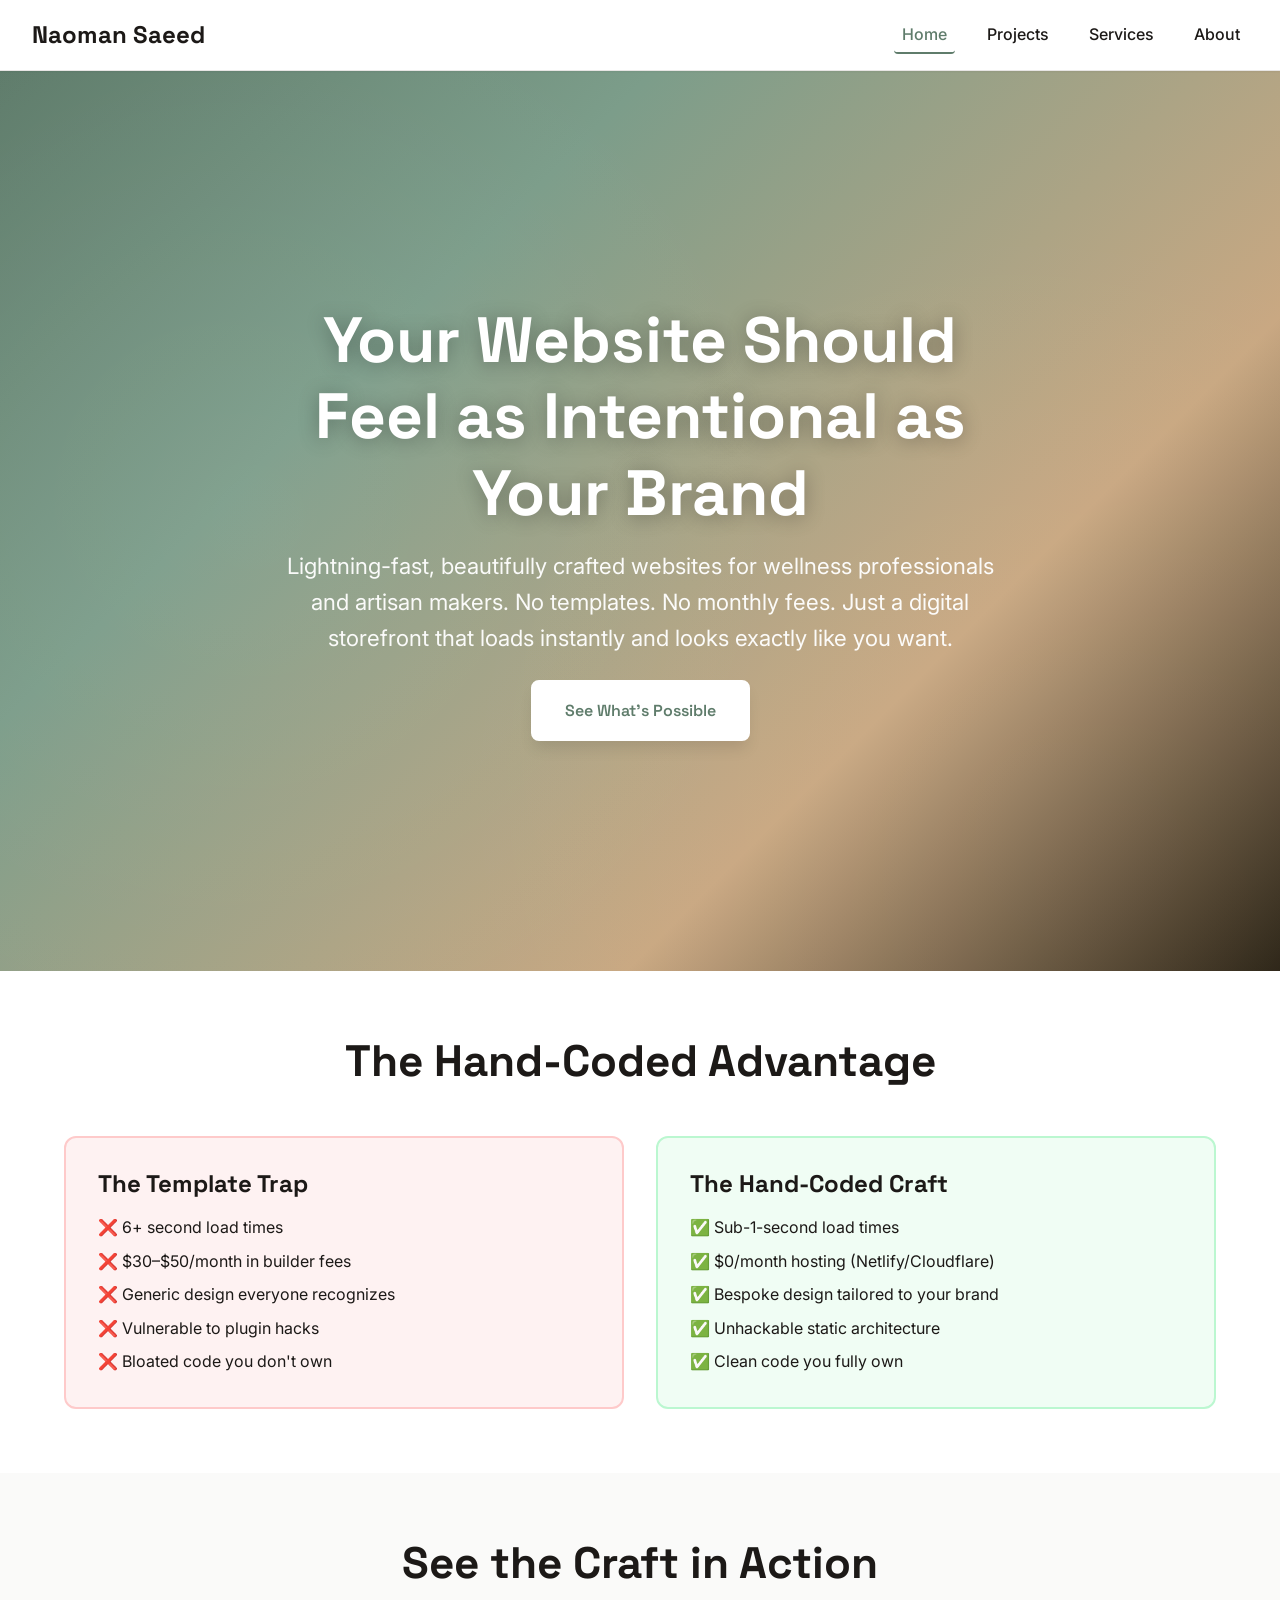
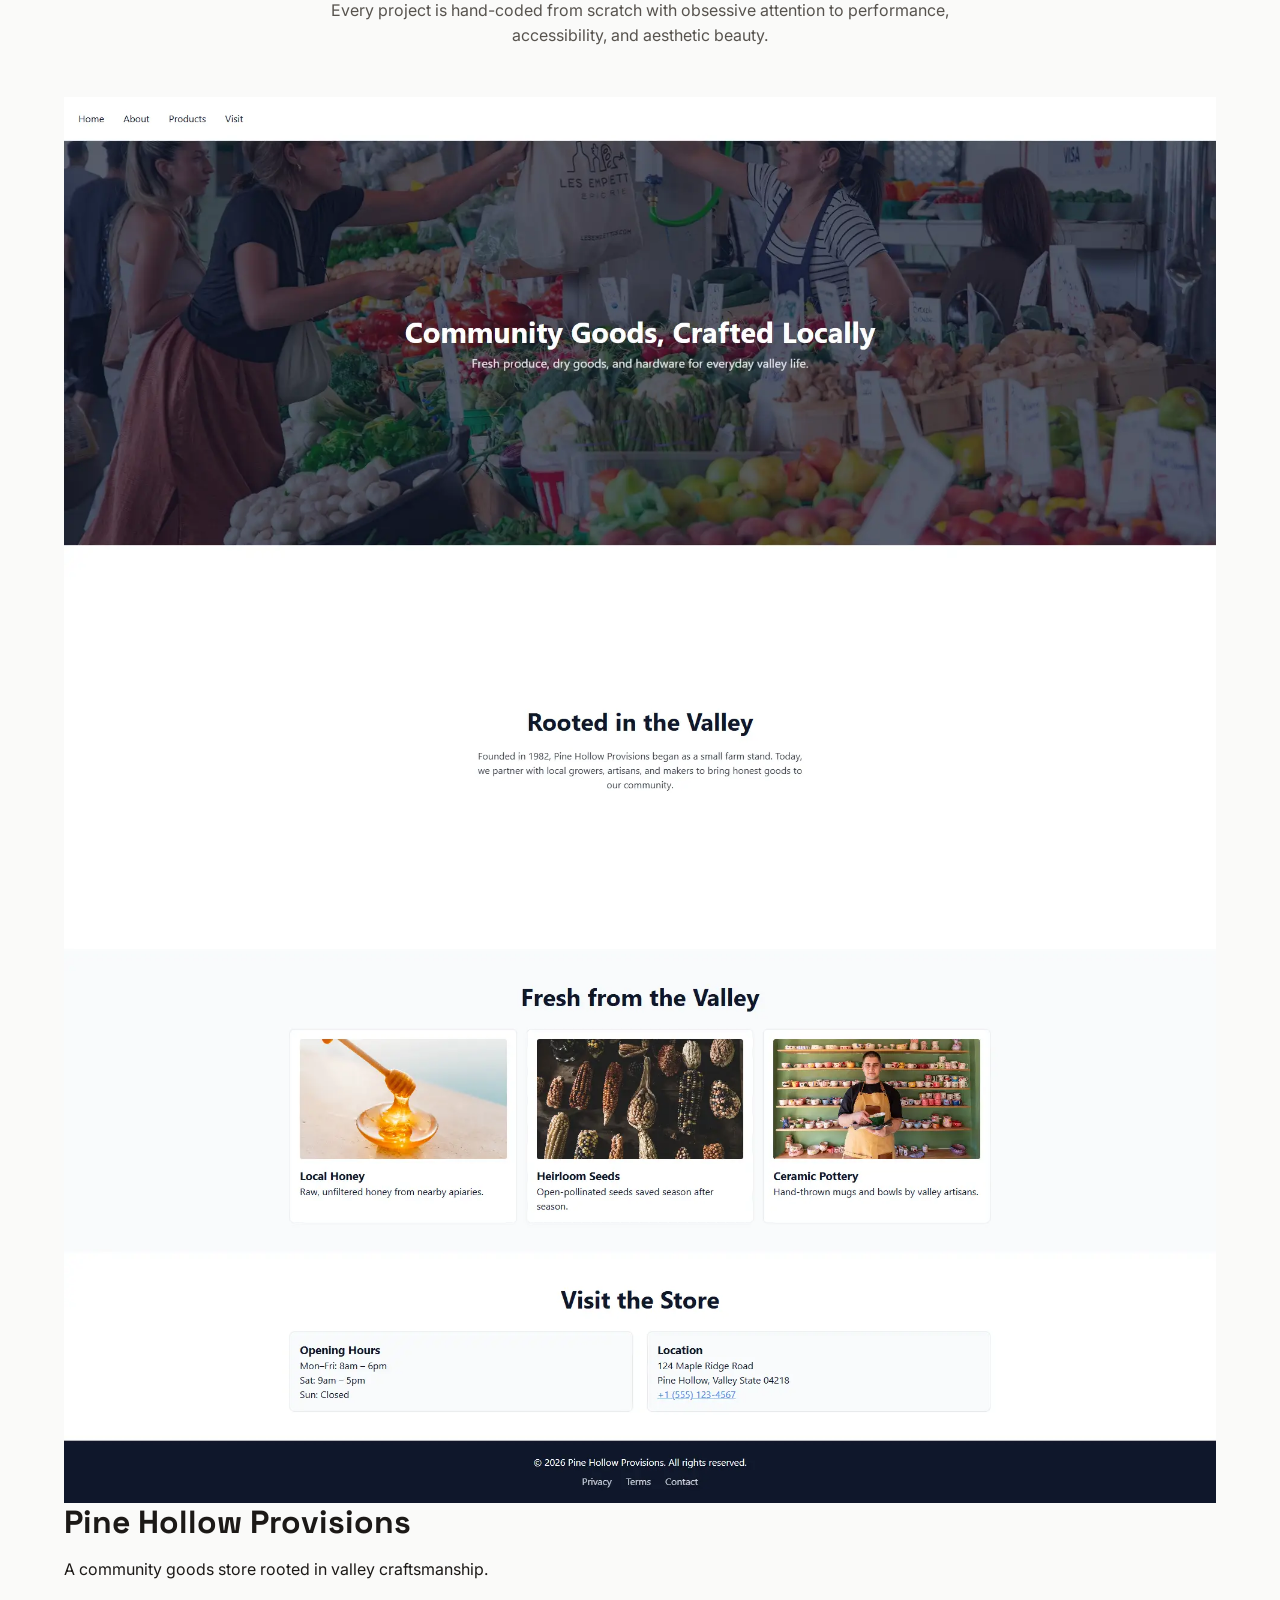
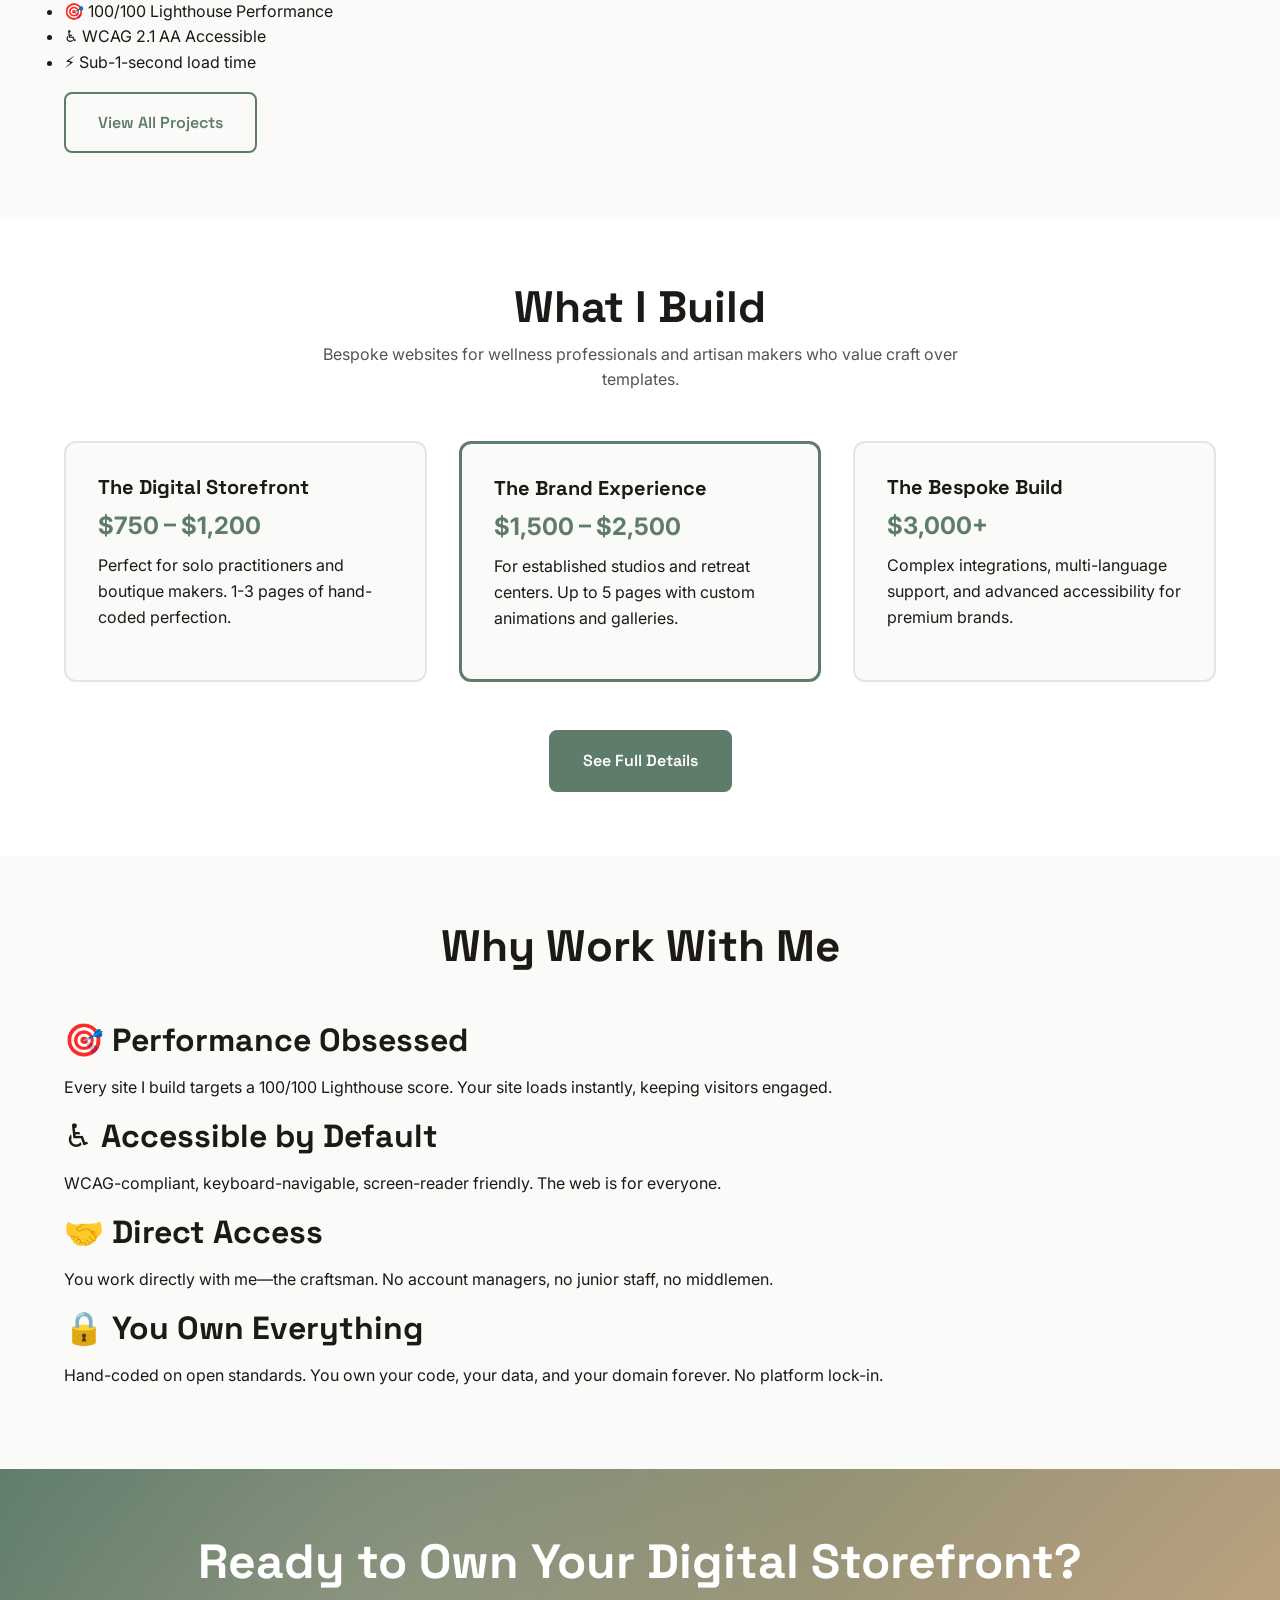
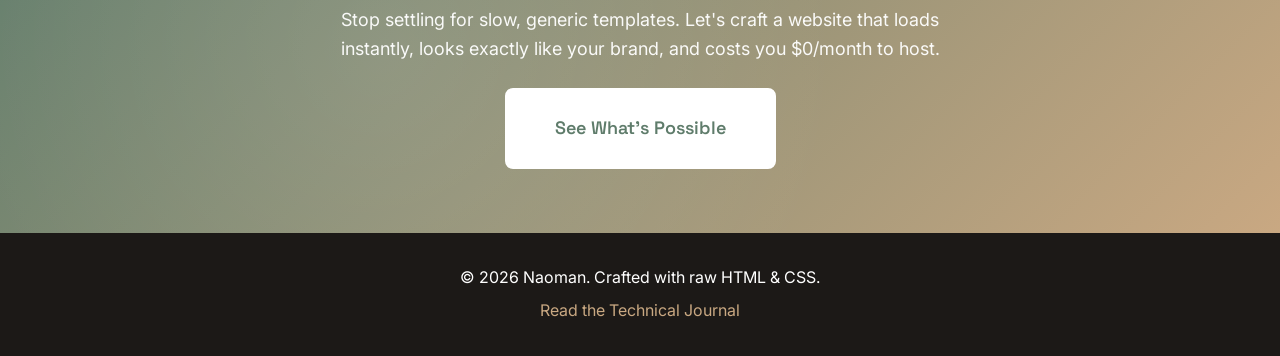
<file: index.html>
<!DOCTYPE html>
<html lang="en">
<head>
    <meta charset="UTF-8">
    <meta name="viewport" content="width=device-width, initial-scale=1.0">

    <!-- SEO & Social -->
    <meta name="description" content="Naoman Saeed - Bespoke Web Engineer. I handcode lightening fast accessible websites for premium wellness and artisan brands.">
    <title>Naoman Saeed | Bespoke Web Designer</title>

    <!-- Favicon -->
    <link rel="icon" type="image/x-icon" href="images/favicon.ico">

    <!-- Styles -->
    <link rel="stylesheet" href="css/styles.css">
    
</head>
<body>
    <!-- Accessibilty Skip Link -->
    <a href="#main-content" class="skip-link">Skip to main content</a>

    <!-- Header / Navigation -->
    <header class="site-header">
        <nav class="navbar" aria-label="Main Navigation">
            <a href="index.html" class="logo">Naoman Saeed</a>
            <ul class="nav-links">
                <li><a href="index.html" aria-current="page">Home</a></li>
                <li><a href="projects.html">Projects</a></li>
                <li><a href="services.html">Services</a></li>
                <li><a href="about.html">About</a></li>
            </ul>
        </nav>
    </header>
    <!-- Main Content -->
    <main id="main-content">

        <!-- Hero Section -->
        <section class="hero" aria-labelledby="hero-heading">
            <div class="hero-content">
                <h1 id="hero-heading">Your Website Should Feel as Intentional as Your Brand</h1>
                    <p class="hero-subtext">
                        Lightning-fast, beautifully crafted websites for wellness professionals and artisan makers. 
                        No templates. No monthly fees. Just a digital storefront that loads instantly and looks exactly like you want.
                    </p>
                <a href="services.html" class="btn btn-primary">See What's Possible</a>
            </div>
        </section>

        <!-- Philosophy Section -->
        <section class="philosophy" aria-labelledby="philosophy-heading">
            <div class="container">
                <h2 id="philosophy-heading">The Hand-Coded Advantage</h2>
                <div class="philosophy-grid">

                    <div class="philosophy-card philosophy-card--trap">
                        <h3>The Template Trap</h3>
                        <ul>
                            <li>❌ 6+ second load times</li>
                            <li>❌ $30–$50/month in builder fees</li>
                            <li>❌ Generic design everyone recognizes</li>
                            <li>❌ Vulnerable to plugin hacks</li>
                            <li>❌ Bloated code you don't own</li>
                        </ul>
                    </div>

                    <div class="philosophy-card philosophy-card--craft">
                        <h3>The Hand-Coded Craft</h3>
                        <ul>
                            <li>✅ Sub-1-second load times</li>
                            <li>✅ $0/month hosting (Netlify/Cloudflare)</li>
                            <li>✅ Bespoke design tailored to your brand</li>
                            <li>✅ Unhackable static architecture</li>
                            <li>✅ Clean code you fully own</li>
                        </ul>
                    </div>

                </div>
            </div>
        </section>

                <!-- Featured Work Preview -->
        <section class="featured-work" aria-labelledby="featured-heading">
            <div class="container">
                <h2 id="featured-heading">See the Craft in Action</h2>
                <p class="featured-intro">Every project is hand-coded from scratch with obsessive attention to performance, accessibility, and aesthetic beauty.</p>
                
                <div class="featured-grid">
                    <article class="featured-card">
                        <img src="images/pine-hollow-mockup.webp" alt="Screenshot of Pine Hollow Provisions website showing rustic valley aesthetic" loading="lazy">
                        <div class="featured-card-body">
                            <h3>Pine Hollow Provisions</h3>
                            <p>A community goods store rooted in valley craftsmanship.</p>
                            <ul class="featured-metrics">
                                <li>🎯 100/100 Lighthouse Performance</li>
                                <li>♿ WCAG 2.1 AA Accessible</li>
                                <li>⚡ Sub-1-second load time</li>
                            </ul>
                            <a href="projects.html" class="btn btn-secondary">View All Projects</a>
                        </div>
                    </article>
                </div>
            </div>
        </section>

        <!-- Services Overview -->
        <section class="services-overview" aria-labelledby="services-overview-heading">
            <div class="container">
                <h2 id="services-overview-heading">What I Build</h2>
                <p class="services-intro">Bespoke websites for wellness professionals and artisan makers who value craft over templates.</p>
                
                <div class="services-grid">
                    <article class="service-card">
                        <h3>The Digital Storefront</h3>
                        <p class="service-price">$750 – $1,200</p>
                        <p>Perfect for solo practitioners and boutique makers. 1-3 pages of hand-coded perfection.</p>
                    </article>
                    
                    <article class="service-card service-card--featured">
                        <h3>The Brand Experience</h3>
                        <p class="service-price">$1,500 – $2,500</p>
                        <p>For established studios and retreat centers. Up to 5 pages with custom animations and galleries.</p>
                    </article>
                    
                    <article class="service-card">
                        <h3>The Bespoke Build</h3>
                        <p class="service-price">$3,000+</p>
                        <p>Complex integrations, multi-language support, and advanced accessibility for premium brands.</p>
                    </article>
                </div>
                
                <div class="services-cta">
                    <a href="services.html" class="btn btn-primary">See Full Details</a>
                </div>
            </div>
        </section>

        <!-- Why Work With Me -->
        <section class="why-me" aria-labelledby="why-heading">
            <div class="container">
                <h2 id="why-heading">Why Work With Me</h2>
                
                <div class="why-grid">
                    <div class="why-card">
                        <h3>🎯 Performance Obsessed</h3>
                        <p>Every site I build targets a 100/100 Lighthouse score. Your site loads instantly, keeping visitors engaged.</p>
                    </div>
                    
                    <div class="why-card">
                        <h3>♿ Accessible by Default</h3>
                        <p>WCAG-compliant, keyboard-navigable, screen-reader friendly. The web is for everyone.</p>
                    </div>
                    
                    <div class="why-card">
                        <h3>🤝 Direct Access</h3>
                        <p>You work directly with me—the craftsman. No account managers, no junior staff, no middlemen.</p>
                    </div>
                    
                    <div class="why-card">
                        <h3>🔒 You Own Everything</h3>
                        <p>Hand-coded on open standards. You own your code, your data, and your domain forever. No platform lock-in.</p>
                    </div>
                </div>
            </div>
        </section>

        <!-- Final CTA -->
        <section class="final-cta" aria-labelledby="final-cta-heading">
            <div class="container">
                <h2 id="final-cta-heading">Ready to Own Your Digital Storefront?</h2>
                <p>Stop settling for slow, generic templates. Let's craft a website that loads instantly, looks exactly like your brand, and costs you $0/month to host.</p>
                <a href="services.html" class="btn btn-primary">See What's Possible</a>
            </div>
        </section>
    </main>

    <!-- Footer -->
    <footer class="site-footer">
        <div class="container">
            <p>© <span id="current-year">2026</span> Naoman. Crafted with raw HTML & CSS.</p>
            <a href="https://trogdyne.com" target="_blank" rel="noopener noreferrer">Read the Technical Journal</a>
        </div>
    </footer>

    <!-- Scripts -->
    <script src="js/scripts.js"></script>
</body>
</html>
</file>
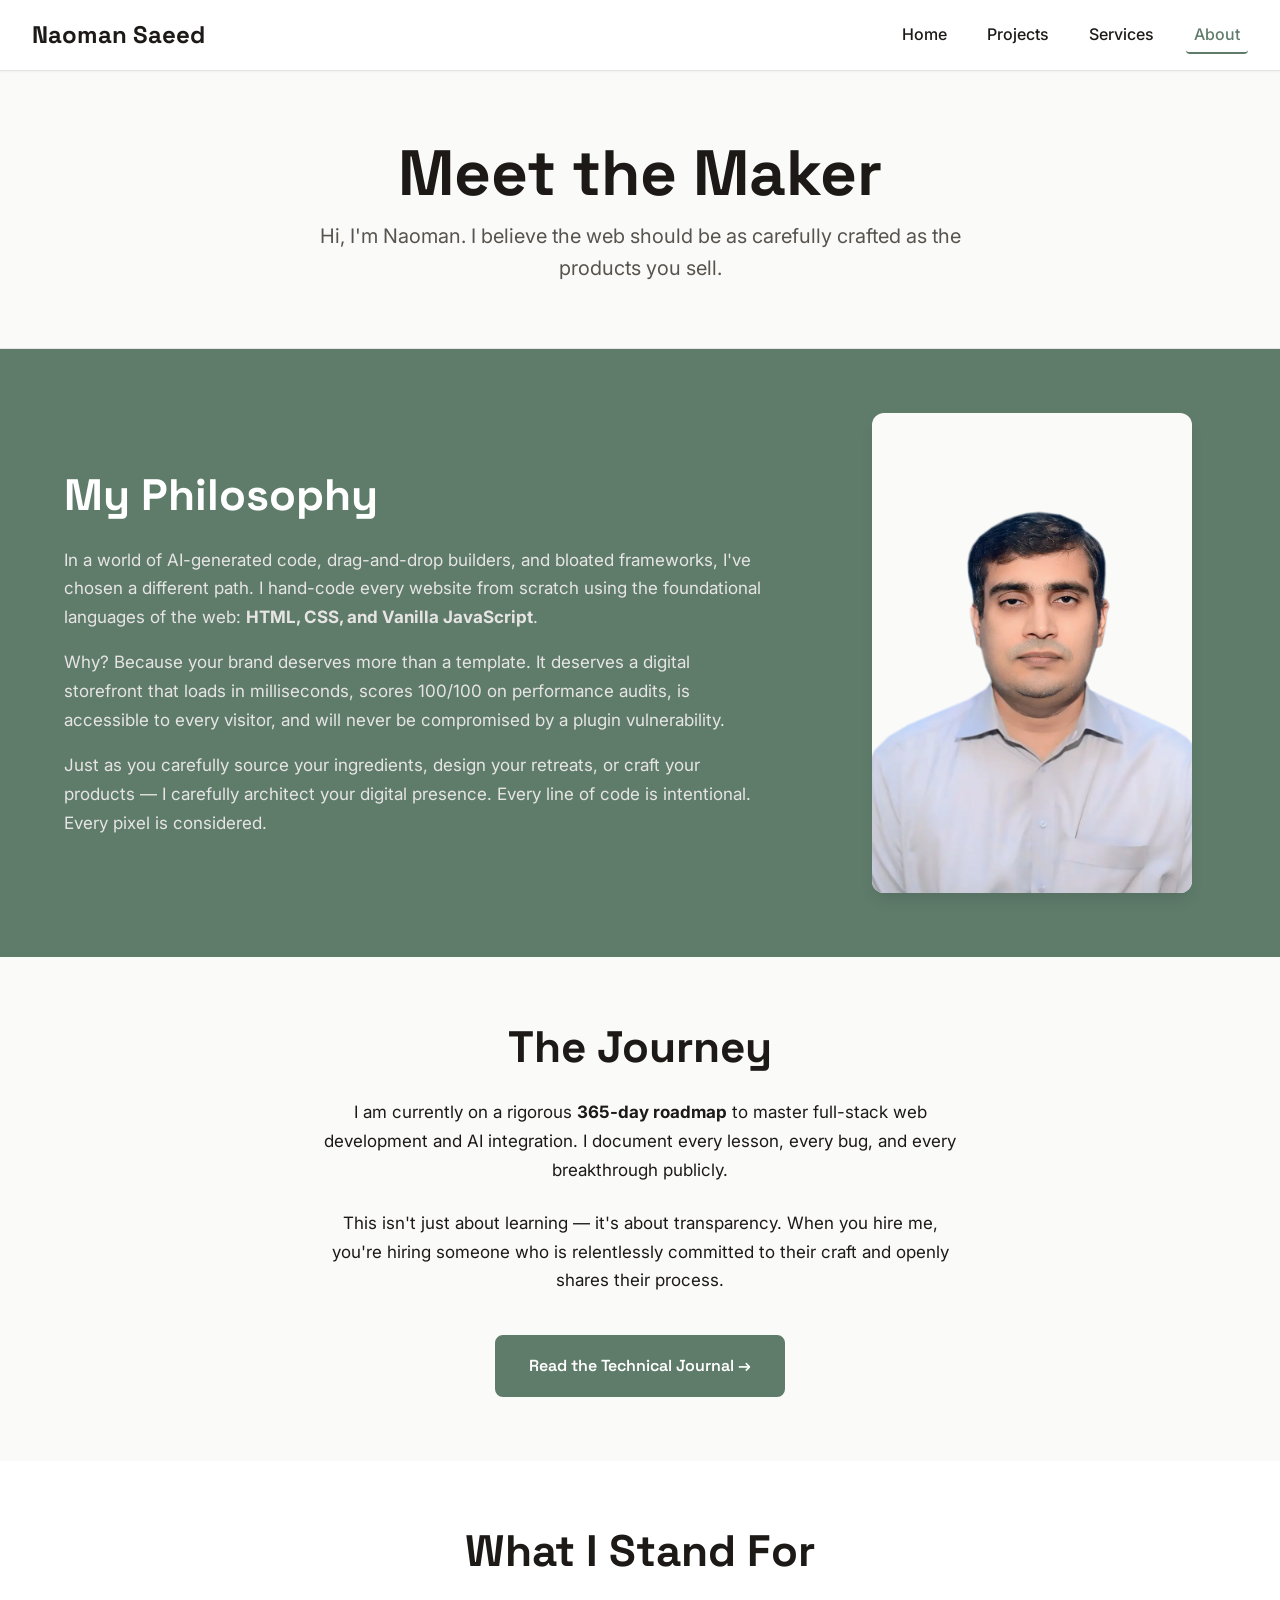
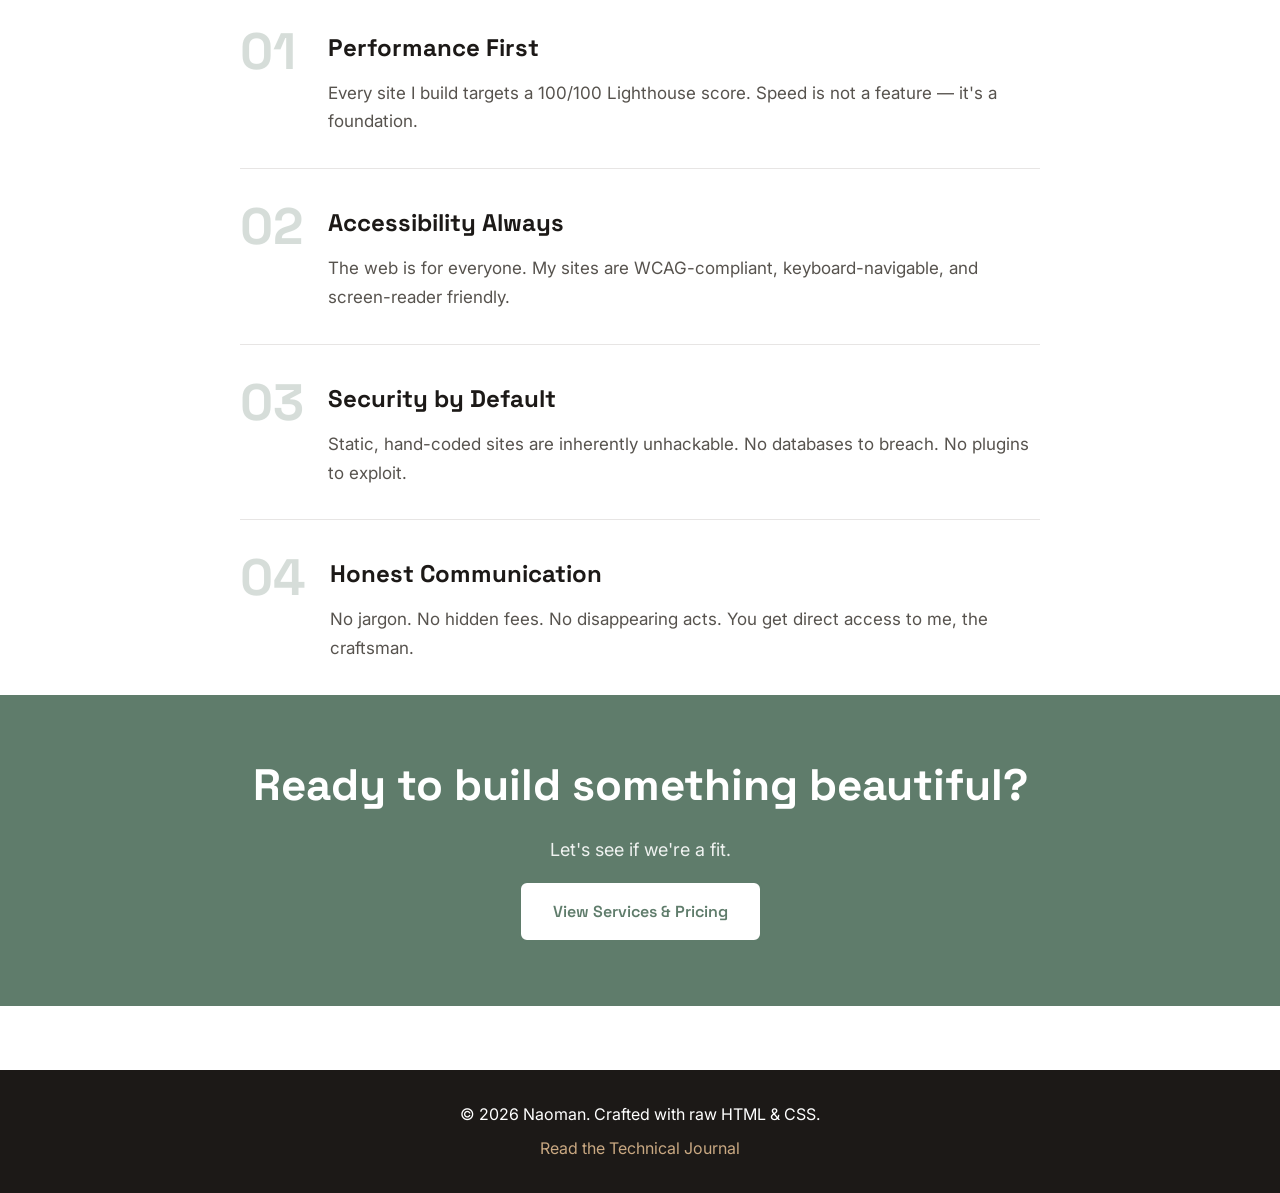
<file: about.html>
<!DOCTYPE html>
<html lang="en">
<head>
    <meta charset="UTF-8">
    <meta name="viewport" content="width=device-width, initial-scale=1.0">
    <meta name="description" content="Meet Naoman — a bespoke web engineer who hand-codes lightning-fast, accessible websites for mindful brands.">
    <title>About | Naoman Saeed</title>
    <link rel="icon" type="image/x-icon" href="images/favicon.ico">
    <link rel="stylesheet" href="css/styles.css">
</head>
<body>
    <a href="#main-content" class="skip-link">Skip to main content</a>

    <header class="site-header">
        <nav class="navbar" aria-label="Main Navigation">
            <a href="index.html" class="logo">Naoman Saeed</a>
            <ul class="nav-links">
                <li><a href="index.html">Home</a></li>
                <li><a href="projects.html">Projects</a></li>
                <li><a href="services.html">Services</a></li>
                <li><a href="about.html" aria-current="page">About</a></li>
            </ul>
        </nav>
    </header>

    <main id="main-content">

        <!-- Hero -->
        <section class="page-hero" aria-labelledby="about-heading">
            <div class="container">
                <h1 id="about-heading">Meet the Maker</h1>
                <p class="page-hero-subtext">Hi, I'm Naoman. I believe the web should be as carefully crafted as the products you sell.</p>
            </div>
        </section>

        <!-- Story -->
        <section class="about-story" aria-labelledby="story-heading">
    <div class="container">
        <div class="about-story-grid">
            <div class="about-story-content">
                <h2 id="story-heading">My Philosophy</h2>
                <p>In a world of AI-generated code, drag-and-drop builders, and bloated frameworks, I've chosen a different path. I hand-code every website from scratch using the foundational languages of the web: <strong>HTML, CSS, and Vanilla JavaScript</strong>.</p>
                
                <p>Why? Because your brand deserves more than a template. It deserves a digital storefront that loads in milliseconds, scores 100/100 on performance audits, is accessible to every visitor, and will never be compromised by a plugin vulnerability.</p>

                <p>Just as you carefully source your ingredients, design your retreats, or craft your products — I carefully architect your digital presence. Every line of code is intentional. Every pixel is considered.</p>
            </div>
            <div class="about-story-photo">
                <img src="images/profile-photo.webp" alt="Naoman Saeed, bespoke web engineer" class="profile-photo" loading="lazy">
            </div>
        </div>
    </div>
</section>

        <!-- The Journey -->
        <section class="about-journey" aria-labelledby="journey-heading">
    <div class="container">
        <h2 id="journey-heading">The Journey</h2>
        <p>I am currently on a rigorous <strong>365-day roadmap</strong> to master full-stack web development and AI integration. I document every lesson, every bug, and every breakthrough publicly.</p>
        <p>This isn't just about learning — it's about transparency. When you hire me, you're hiring someone who is relentlessly committed to their craft and openly shares their process.</p>
        <a href="https://trogdyne.com" class="btn btn-primary" target="_blank" rel="noopener noreferrer">Read the Technical Journal →</a>
    </div>
</section>

        <!-- Values -->
        <section class="about-values" aria-labelledby="values-heading">
    <div class="container">
        <h2 id="values-heading">What I Stand For</h2>
        
        <div class="manifesto-list">
            <div class="manifesto-item">
                <div class="manifesto-number">01</div>
                <div class="manifesto-content">
                    <h3>Performance First</h3>
                    <p>Every site I build targets a 100/100 Lighthouse score. Speed is not a feature — it's a foundation.</p>
                </div>
            </div>
            
            <div class="manifesto-item">
                <div class="manifesto-number">02</div>
                <div class="manifesto-content">
                    <h3>Accessibility Always</h3>
                    <p>The web is for everyone. My sites are WCAG-compliant, keyboard-navigable, and screen-reader friendly.</p>
                </div>
            </div>
            
            <div class="manifesto-item">
                <div class="manifesto-number">03</div>
                <div class="manifesto-content">
                    <h3>Security by Default</h3>
                    <p>Static, hand-coded sites are inherently unhackable. No databases to breach. No plugins to exploit.</p>
                </div>
            </div>
            
            <div class="manifesto-item">
                <div class="manifesto-number">04</div>
                <div class="manifesto-content">
                    <h3>Honest Communication</h3>
                    <p>No jargon. No hidden fees. No disappearing acts. You get direct access to me, the craftsman.</p>
                </div>
            </div>
        </div>
    </div>

        <!-- CTA -->
        <section class="cta-section" aria-labelledby="cta-heading">
            <div class="container">
                <h2 id="cta-heading">Ready to build something beautiful?</h2>
                <p>Let's see if we're a fit.</p>
                <a href="services.html" class="btn btn-primary">View Services & Pricing</a>
            </div>
        </section>
        
    </main>

    <footer class="site-footer">
        <div class="container">
            <p>© <span id="current-year">2026</span> Naoman. Crafted with raw HTML & CSS.</p>
            <a href="https://trogdyne.com/blog/" target="_blank" rel="noopener noreferrer">Read the Technical Journal</a>
        </div>
    </footer>

    <script src="js/scripts.js" defer></script>
</body>
</html>
</file>
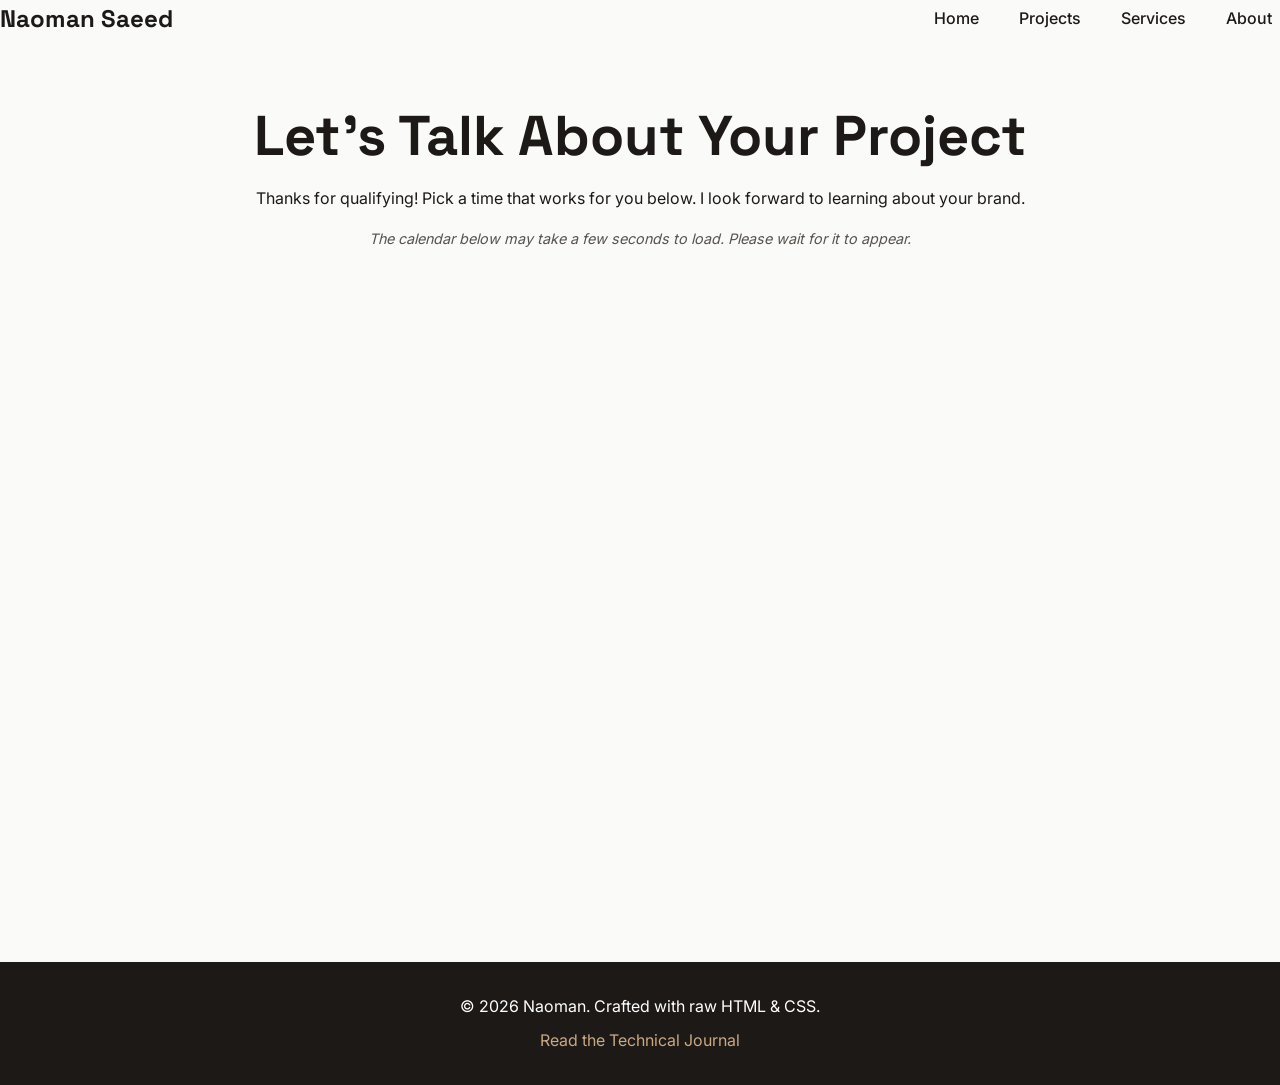
<file: book.html>
<!DOCTYPE html>
<html lang="en">
    <head>
        <meta charset="UTF-8">
        <meta name="viewport" content="width=device-width, initial-scale=1.0">
        <meta name="description" content="Book a discovery call with Naoman Saeed to discuss your bespoke website project">
        <meta name="robots" content="noindex, nofollow">
        <title>Book a Call | Naoman Saeed</title>
        <link rel="icon" type="image/x-icon" href="images/favicon.ico">
        <link rel="stylesheet" href="css/styles.css"> 
    </head>
    <body>
        <a href="#main-content" class="skip-link">Skip to main content</a>

        <!-- Header section -->
        <header>
            <nav class="navbar" aria-label="Main Navigation">
            <a href="index.html" class="logo">Naoman Saeed</a>
            <ul class="nav-links">
                <li><a href="index.html">Home</a></li>
                <li><a href="projects.html">Projects</a></li>
                <li><a href="services.html">Services</a></li>
                <li><a href="about.html">About</a></li>
            </ul>
        </nav>
        </header>

        <!-- Main content only -->
        <main id="main-content" class="book-page">
            <div class="container">
                <div class="book-header">
                    <h1>Let's Talk About Your Project</h1>
                    <p>Thanks for qualifying! Pick a time that works for you below. I look forward to learning about your brand.</p>
                    <p class="loading-notice"><em>The calendar below may take a few seconds to load. Please wait for it to appear.</em></p>
                </div>

                <div class="embed-container embed-container--calendar">
                    <!-- Cal.com embed goes here -->
                    <!-- Example: <iframe src="https://cal.com/yourusername/30min" ...></iframe> -->
                    <!-- Cal inline embed code begins -->
<div style="width:100%;height:100%;overflow:scroll" id="my-cal-inline-discovery"></div>
<script type="text/javascript">
  (function (C, A, L) { let p = function (a, ar) { a.q.push(ar); }; let d = C.document; C.Cal = C.Cal || function () { let cal = C.Cal; let ar = arguments; if (!cal.loaded) { cal.ns = {}; cal.q = cal.q || []; d.head.appendChild(d.createElement("script")).src = A; cal.loaded = true; } if (ar[0] === L) { const api = function () { p(api, arguments); }; const namespace = ar[1]; api.q = api.q || []; if(typeof namespace === "string"){cal.ns[namespace] = cal.ns[namespace] || api;p(cal.ns[namespace], ar);p(cal, ["initNamespace", namespace]);} else p(cal, ar); return;} p(cal, ar); }; })(window, "https://app.cal.com/embed/embed.js", "init");
Cal("init", "discovery", {origin:"https://app.cal.com"});
Cal.config = Cal.config || {};
Cal.config.forwardQueryParams = true;

  Cal.ns.discovery("inline", {
    elementOrSelector:"#my-cal-inline-discovery",
    config: {"layout":"month_view","useSlotsViewOnSmallScreen":"true"},
    calLink: "naomansaeed/discovery",
  });

  Cal.ns.discovery("ui", {"hideEventTypeDetails":false,"layout":"month_view"});
  </script>
  <!-- Cal inline embed code ends -->
                </div>
            </div>
        </main>

        <!-- Footer outside of main -->
        <footer class="site-footer">
            <div class="container">
                <p>© <span id="current-year">2026</span> Naoman. Crafted with raw HTML & CSS.</p>
                <a href="https://trogdyne.com" target="_blank" rel="noopener noreferrer">Read the Technical Journal</a>
            </div>
        </footer>
    </body>
</html>
</file>
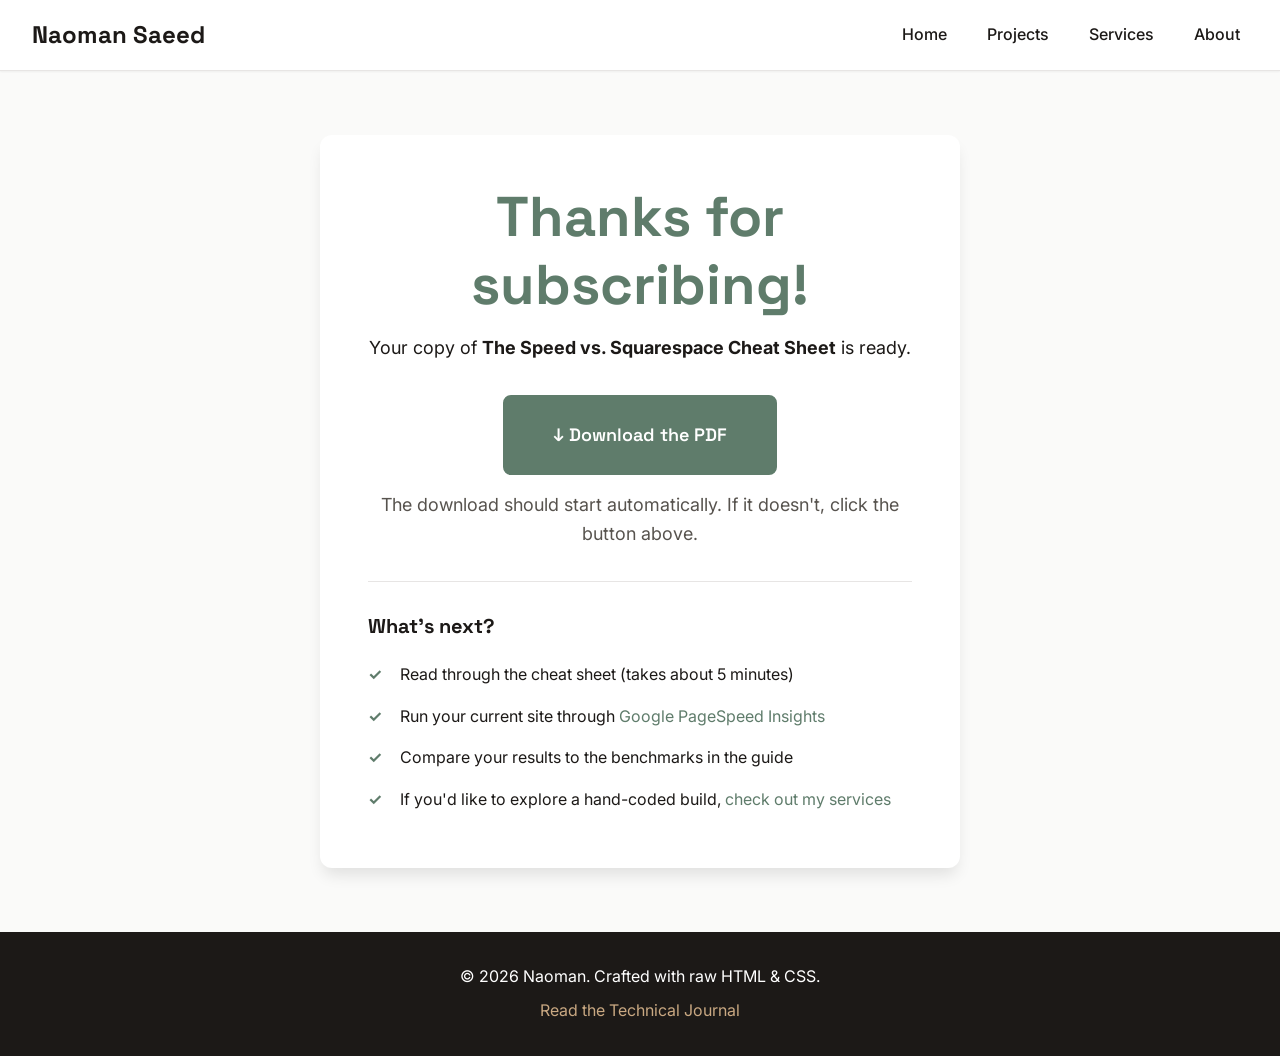
<file: download.html>
<!DOCTYPE html>
<html lang="en">
<head>
    <meta charset="UTF-8">
    <meta name="viewport" content="width=device-width, initial-scale=1.0">
    <meta name="robots" content="noindex, nofollow">
    <title>Download Your Guide | Naoman Saeed</title>
    <link rel="icon" type="image/x-icon" href="images/favicon.ico">
    <link rel="stylesheet" href="css/styles.css">
</head>
<body>
    <a href="#main-content" class="skip-link">Skip to main content</a>

    <header class="site-header">
        <nav class="navbar" aria-label="Main Navigation">
            <a href="index.html" class="logo">Naoman Saeed</a>
            <ul class="nav-links">
                <li><a href="index.html">Home</a></li>
                <li><a href="projects.html">Projects</a></li>
                <li><a href="services.html">Services</a></li>
                <li><a href="about.html">About</a></li>
            </ul>
        </nav>
    </header>

    <main id="main-content">

        <section class="download-section">
            <div class="container">
                <div class="download-card">
                    <h1>Thanks for subscribing!</h1>
                    <p>Your copy of <strong>The Speed vs. Squarespace Cheat Sheet</strong> is ready.</p>
                    
                    <a href="lead-magnets/speed-cheat-sheet.pdf" 
                       class="btn btn-primary download-button" 
                       download>
                       ↓ Download the PDF
                    </a>
                    
                    <p class="download-note">The download should start automatically. If it doesn't, click the button above.</p>
                    
                    <div class="download-next-steps">
                        <h2>What's next?</h2>
                        <ul>
                            <li>Read through the cheat sheet (takes about 5 minutes)</li>
                            <li>Run your current site through <a href="https://pagespeed.web.dev" target="_blank" rel="noopener">Google PageSpeed Insights</a></li>
                            <li>Compare your results to the benchmarks in the guide</li>
                            <li>If you'd like to explore a hand-coded build, <a href="services.html">check out my services</a></li>
                        </ul>
                    </div>
                </div>
            </div>
        </section>

    </main>

    <footer class="site-footer">
        <div class="container">
            <p>© <span id="current-year">2026</span> Naoman. Crafted with raw HTML & CSS.</p>
            <a href="https://trogdyne.com" target="_blank" rel="noopener noreferrer">Read the Technical Journal</a>
        </div>
    </footer>

    <script src="js/scripts.js" defer></script>
</body>
</html>
</file>
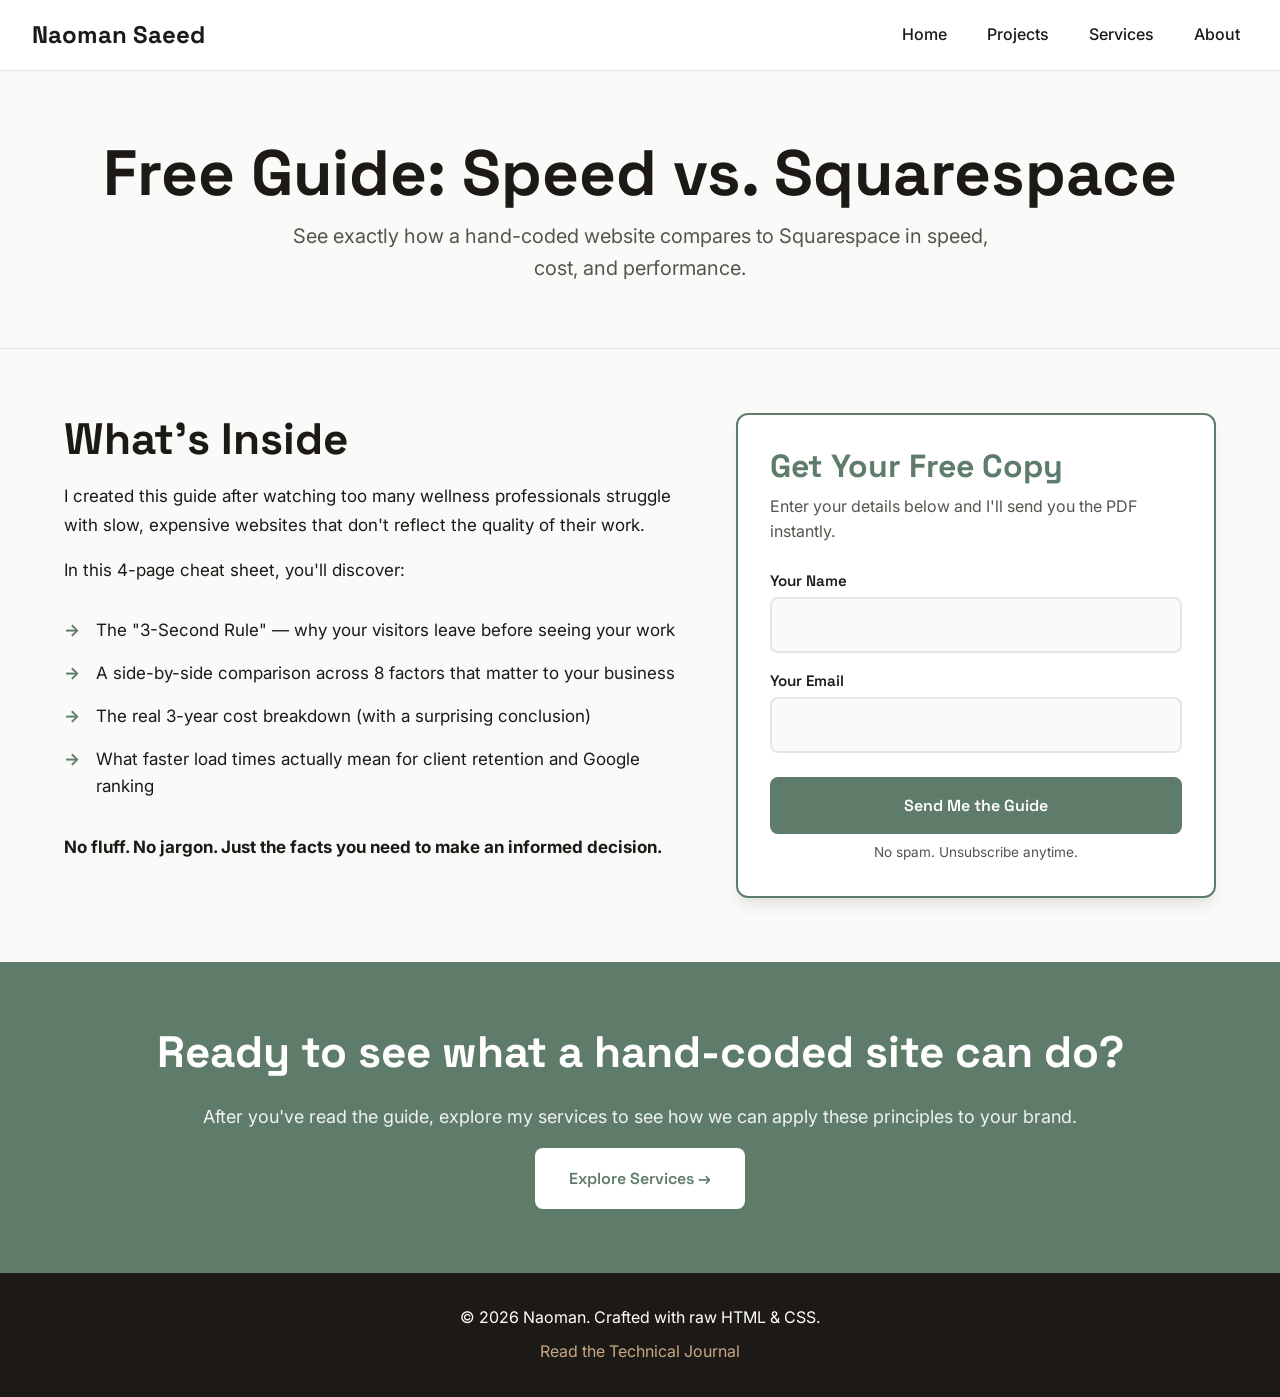
<file: lead-magnet.html>
<!DOCTYPE html>
<html lang="en">
<head>
    <meta charset="UTF-8">
    <meta name="viewport" content="width=device-width, initial-scale=1.0">
    <meta name="description" content="Free cheat sheet: See exactly how a hand-coded website compares to Squarespace in speed, cost, and performance.">
    <title>Free Guide: Speed vs. Squarespace | Naoman Saeed</title>
    <link rel="icon" type="image/x-icon" href="images/favicon.ico">
    <link rel="stylesheet" href="css/styles.css">
</head>
<body>
    <a href="#main-content" class="skip-link">Skip to main content</a>

    <header class="site-header">
        <nav class="navbar" aria-label="Main Navigation">
            <a href="index.html" class="logo">Naoman Saeed</a>
            <ul class="nav-links">
                <li><a href="index.html">Home</a></li>
                <li><a href="projects.html">Projects</a></li>
                <li><a href="services.html">Services</a></li>
                <li><a href="about.html">About</a></li>
            </ul>
        </nav>
    </header>

    <main id="main-content">

        <!-- Page Hero -->
        <section class="page-hero">
            <div class="container">
                <h1>Free Guide: Speed vs. Squarespace</h1>
                <p class="page-hero-subtext">See exactly how a hand-coded website compares to Squarespace in speed, cost, and performance.</p>
            </div>
        </section>

        <!-- Lead Magnet Content -->
        <section class="lead-magnet-intro">
            <div class="container">
                <div class="lead-magnet-grid">
                    <div class="lead-magnet-content">
                        <h2>What's Inside</h2>
                        <p>I created this guide after watching too many wellness professionals struggle with slow, expensive websites that don't reflect the quality of their work.</p>
                        <p>In this 4-page cheat sheet, you'll discover:</p>
                        <ul class="lead-magnet-bullets">
                            <li>The "3-Second Rule" — why your visitors leave before seeing your work</li>
                            <li>A side-by-side comparison across 8 factors that matter to your business</li>
                            <li>The real 3-year cost breakdown (with a surprising conclusion)</li>
                            <li>What faster load times actually mean for client retention and Google ranking</li>
                        </ul>
                        <p><strong>No fluff. No jargon. Just the facts you need to make an informed decision.</strong></p>
                    </div>

                    <div class="lead-magnet-form-wrapper">
                        <h3>Get Your Free Copy</h3>
                        <p>Enter your details below and I'll send you the PDF instantly.</p>
                        
                        <form name="lead-magnet" netlify netlify-honeypot="bot-field" >
                            <input type="hidden" name="form-name" value="lead-magnet">
                            <p class="visually-hidden">
                                <label>Don't fill this out if you're human: <input name="bot-field"></label>
                            </p>
                            
                            <div class="form-group">
                                <label for="lm-name">Your Name</label>
                                <input type="text" id="lm-name" name="name" required>
                            </div>
                            
                            <div class="form-group">
                                <label for="lm-email">Your Email</label>
                                <input type="email" id="lm-email" name="email" required>
                            </div>
                            
                            <button type="submit" class="btn btn-primary">Send Me the Guide</button>
                            <p class="form-note">No spam. Unsubscribe anytime.</p>
                        </form>
                    </div>
                </div>
            </div>
        </section>

        <!-- Soft CTA -->
        <section class="cta-section">
            <div class="container">
                <h2>Ready to see what a hand-coded site can do?</h2>
                <p>After you've read the guide, explore my services to see how we can apply these principles to your brand.</p>
                <a href="services.html" class="btn">Explore Services →</a>
            </div>
        </section>

    </main>

    <footer class="site-footer">
        <div class="container">
            <p>© <span id="current-year">2026</span> Naoman. Crafted with raw HTML & CSS.</p>
            <a href="https://trogdyne.com" target="_blank" rel="noopener noreferrer">Read the Technical Journal</a>
        </div>
    </footer>

    <script src="js/scripts.js" defer></script>
</body>
</html>
</file>
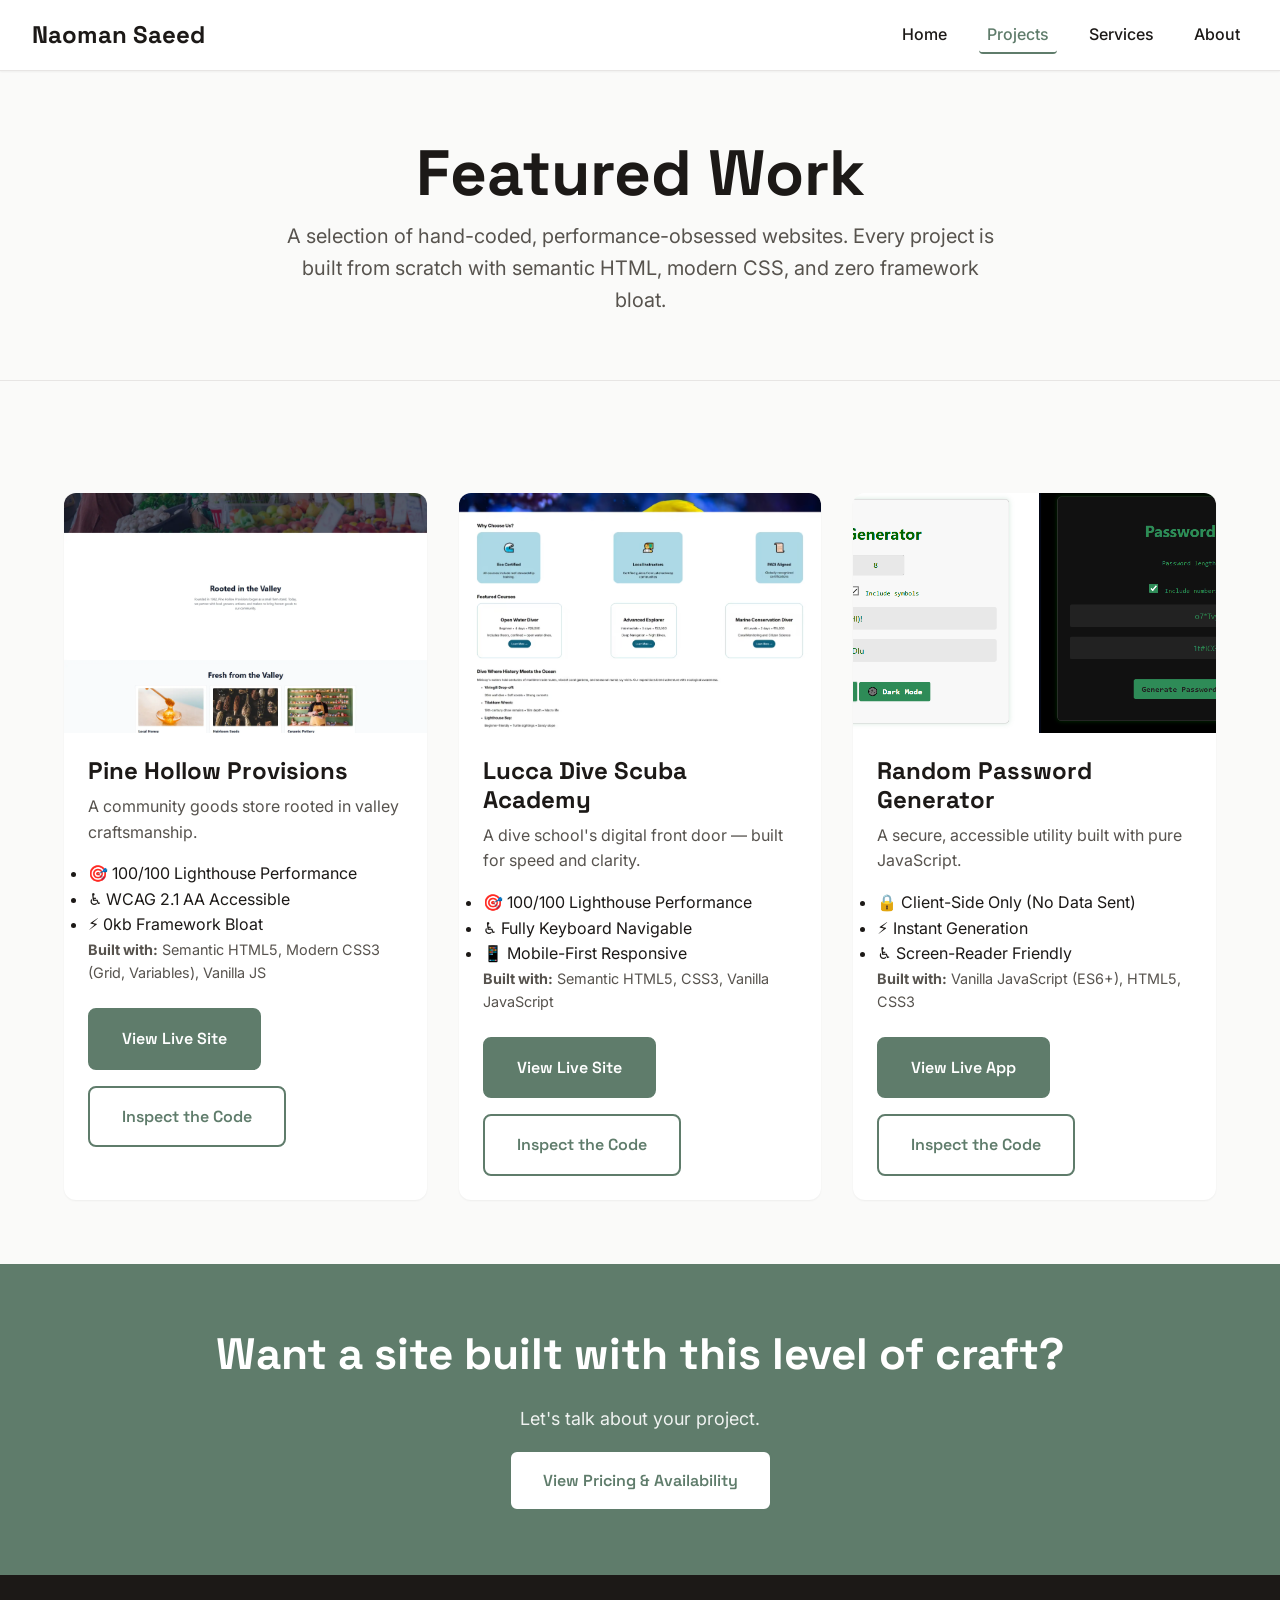
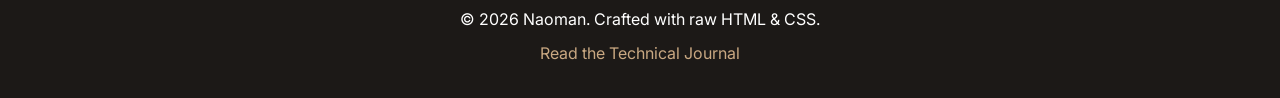
<file: projects.html>
<!DOCTYPE html>
<html lang="en">
<head>
    <meta charset="UTF-8">
    <meta name="viewport" content="width=device-width, initial-scale=1.0">
    <meta name="description" content="Featured projects by Naoman — hand-coded, accessible, and blazing-fast websites for mindful brands.">
    <title>Projects | Naoman — Bespoke Web Engineer</title>
    <link rel="icon" type="image/x-icon" href="images/favicon.ico">
    <link rel="stylesheet" href="css/styles.css">
</head>
<body>
    <a href="#main-content" class="skip-link">Skip to main content</a>

    <header class="site-header">
        <nav class="navbar" aria-label="Main Navigation">
            <a href="index.html" class="logo">Naoman Saeed</a>
            <ul class="nav-links">
                <li><a href="index.html">Home</a></li>
                <li><a href="projects.html" aria-current="page">Projects</a></li>
                <li><a href="services.html">Services</a></li>
                <li><a href="about.html">About</a></li>
            </ul>
        </nav>
    </header>

    <main id="main-content">
        
        <!-- Page Hero -->
        <section class="page-hero" aria-labelledby="projects-heading">
            <div class="container">
                <h1 id="projects-heading">Featured Work</h1>
                <p class="page-hero-subtext">A selection of hand-coded, performance-obsessed websites. Every project is built from scratch with semantic HTML, modern CSS, and zero framework bloat.</p>
            </div>
        </section>

        <!-- Projects Grid -->
        <section class="projects" aria-labelledby="projects-grid-heading">
            <div class="container">
                <h2 id="projects-grid-heading" class="visually-hidden">Project Case Studies</h2>
                
                <div class="projects-grid">
                    
                    <!-- Project 1: Pine Hollow -->
                    <article class="project-card">
                        <img src="images/pine-hollow-mockup.webp" alt="Screenshot of the Pine Hollow Provisions homepage featuring a hero image of a rustic valley storefront" loading="lazy">
                        <div class="project-card-body">
                            <h3>Pine Hollow Provisions</h3>
                            <p class="project-tagline">A community goods store rooted in valley craftsmanship.</p>
                            <ul class="project-metrics">
                                <li>🎯 100/100 Lighthouse Performance</li>
                                <li>♿ WCAG 2.1 AA Accessible</li>
                                <li>⚡ 0kb Framework Bloat</li>
                            </ul>
                            <p class="project-stack"><strong>Built with:</strong> Semantic HTML5, Modern CSS3 (Grid, Variables), Vanilla JS</p>
                            <div class="project-links">
                                <a href="https://pine-hollow-provisions.netlify.app/" class="btn btn-primary" target="_blank" rel="noopener noreferrer">View Live Site</a>
                                <a href="https://github.com/naomansaeed/pine-hollow-provisions" class="btn btn-secondary" target="_blank" rel="noopener noreferrer">Inspect the Code</a>
                            </div>
                        </div>
                    </article>

                    <!-- Project 2: Lucca Dive -->
                    <article class="project-card">
                        <img src="images/lucca-dive-mockup.avif" alt="Screenshot of the Lucca Dive Scuba Academy homepage featuring underwater imagery" loading="lazy">
                        <div class="project-card-body">
                            <h3>Lucca Dive Scuba Academy</h3>
                            <p class="project-tagline">A dive school's digital front door — built for speed and clarity.</p>
                            <ul class="project-metrics">
                                <li>🎯 100/100 Lighthouse Performance</li>
                                <li>♿ Fully Keyboard Navigable</li>
                                <li>📱 Mobile-First Responsive</li>
                            </ul>
                            <p class="project-stack"><strong>Built with:</strong> Semantic HTML5, CSS3, Vanilla JavaScript</p>
                            <div class="project-links">
                                <a href="https://luccadive-scuba.netlify.app" class="btn btn-primary" target="_blank" rel="noopener noreferrer">View Live Site</a>
                                <a href="https://github.com/naomansaeed/scuba_diving_website" class="btn btn-secondary" target="_blank" rel="noopener noreferrer">Inspect the Code</a>
                            </div>
                        </div>
                    </article>

                    <!-- Project 3: Password Generator (Utility) -->
                    <article class="project-card">
                        <img src="images/password-gen-mockup.png" alt="Screenshot of the Random Password Generator interface with a dark theme" loading="lazy">
                        <div class="project-card-body">
                            <h3>Random Password Generator</h3>
                            <p class="project-tagline">A secure, accessible utility built with pure JavaScript.</p>
                            <ul class="project-metrics">
                                <li>🔒 Client-Side Only (No Data Sent)</li>
                                <li>⚡ Instant Generation</li>
                                <li>♿ Screen-Reader Friendly</li>
                            </ul>
                            <p class="project-stack"><strong>Built with:</strong> Vanilla JavaScript (ES6+), HTML5, CSS3</p>
                            <div class="project-links">
                                <a href="https://random-password-generator-dark.netlify.app" class="btn btn-primary" target="_blank" rel="noopener noreferrer">View Live App</a>
                                <a href="https://github.com/yourusername/password-generator" class="btn btn-secondary" target="_blank" rel="noopener noreferrer">Inspect the Code</a>
                            </div>
                        </div>
                    </article>

                </div>
            </div>
        </section>

        <!-- CTA Section -->
        <section class="cta-section" aria-labelledby="cta-heading">
            <div class="container">
                <h2 id="cta-heading">Want a site built with this level of craft?</h2>
                <p>Let's talk about your project.</p>
                <a href="services.html" class="btn btn-primary">View Pricing & Availability</a>
            </div>
        </section>

    </main>

    <footer class="site-footer">
        <div class="container">
            <p>© <span id="current-year">2026</span> Naoman. Crafted with raw HTML & CSS.</p>
            <a href="https://trogdyne.com" target="_blank" rel="noopener noreferrer">Read the Technical Journal</a>
        </div>
    </footer>

    <script src="js/scripts.js" defer></script>
</body>
</html>
</file>
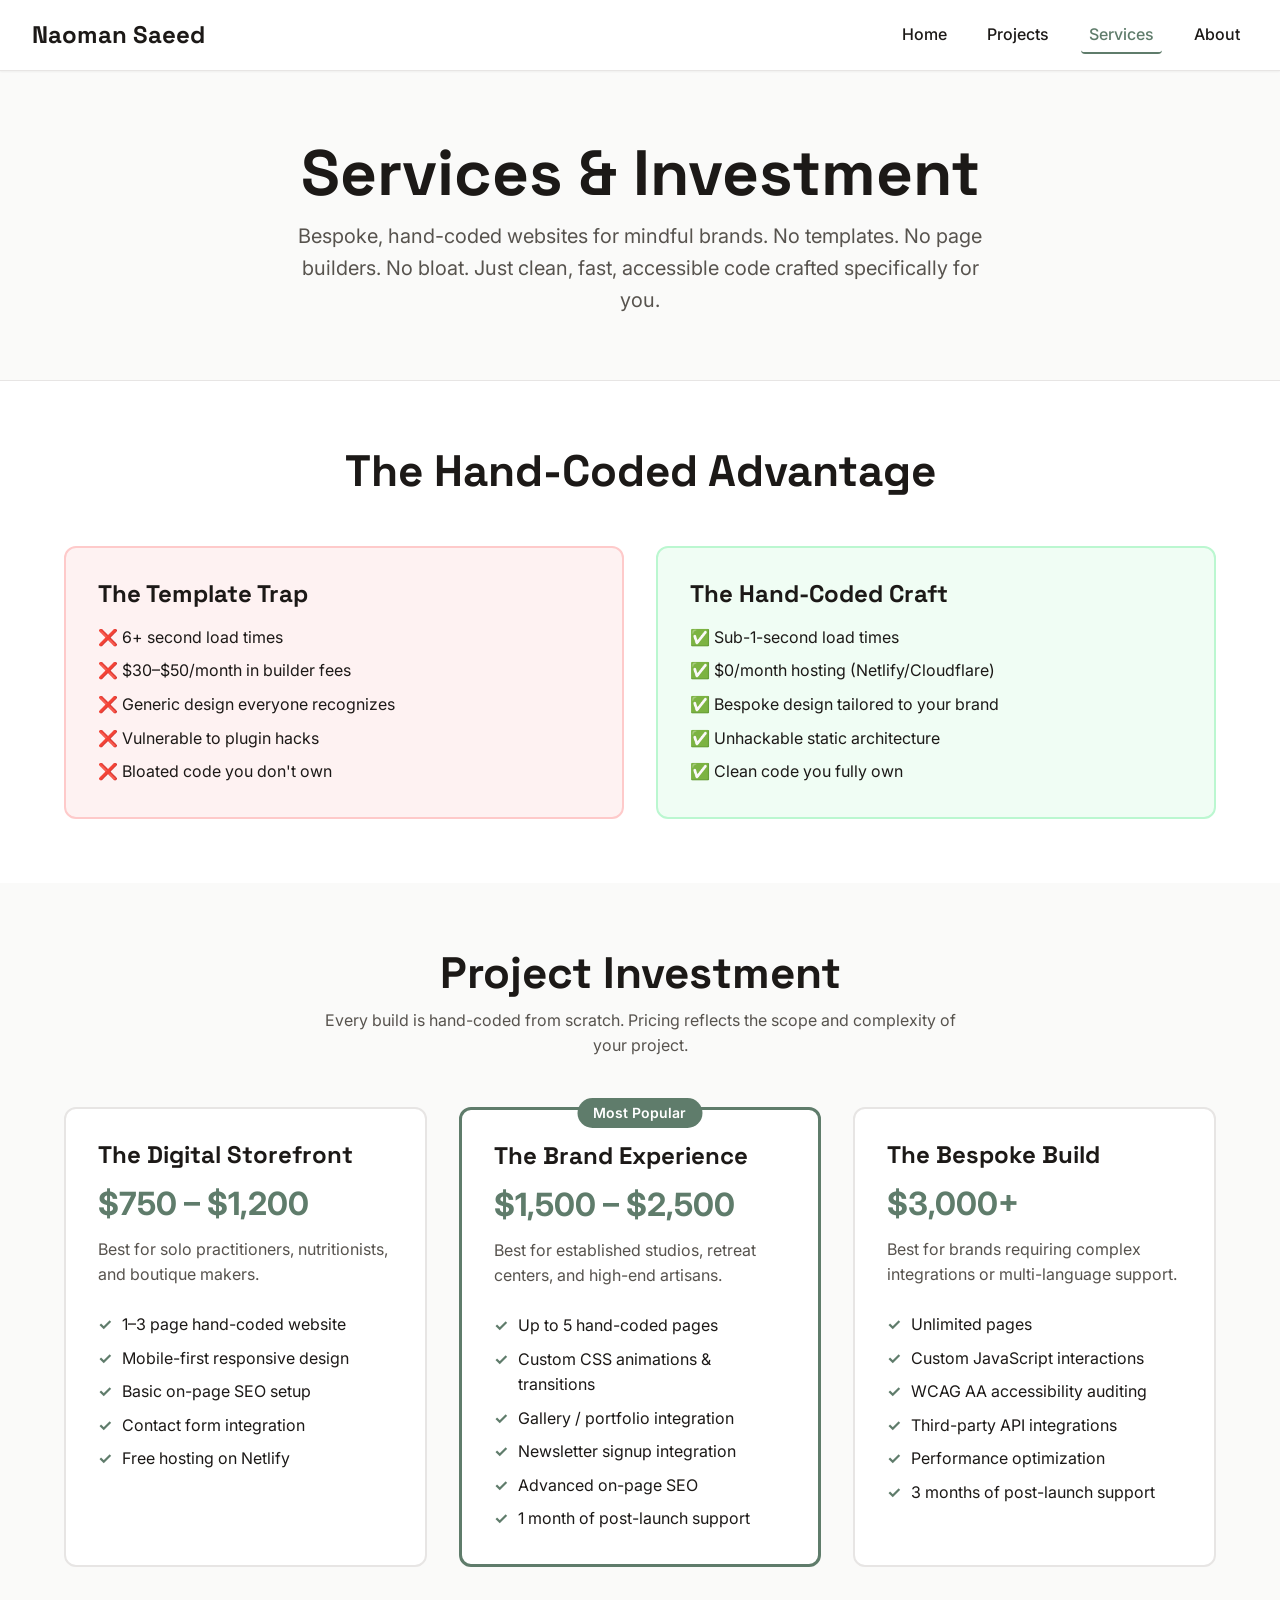
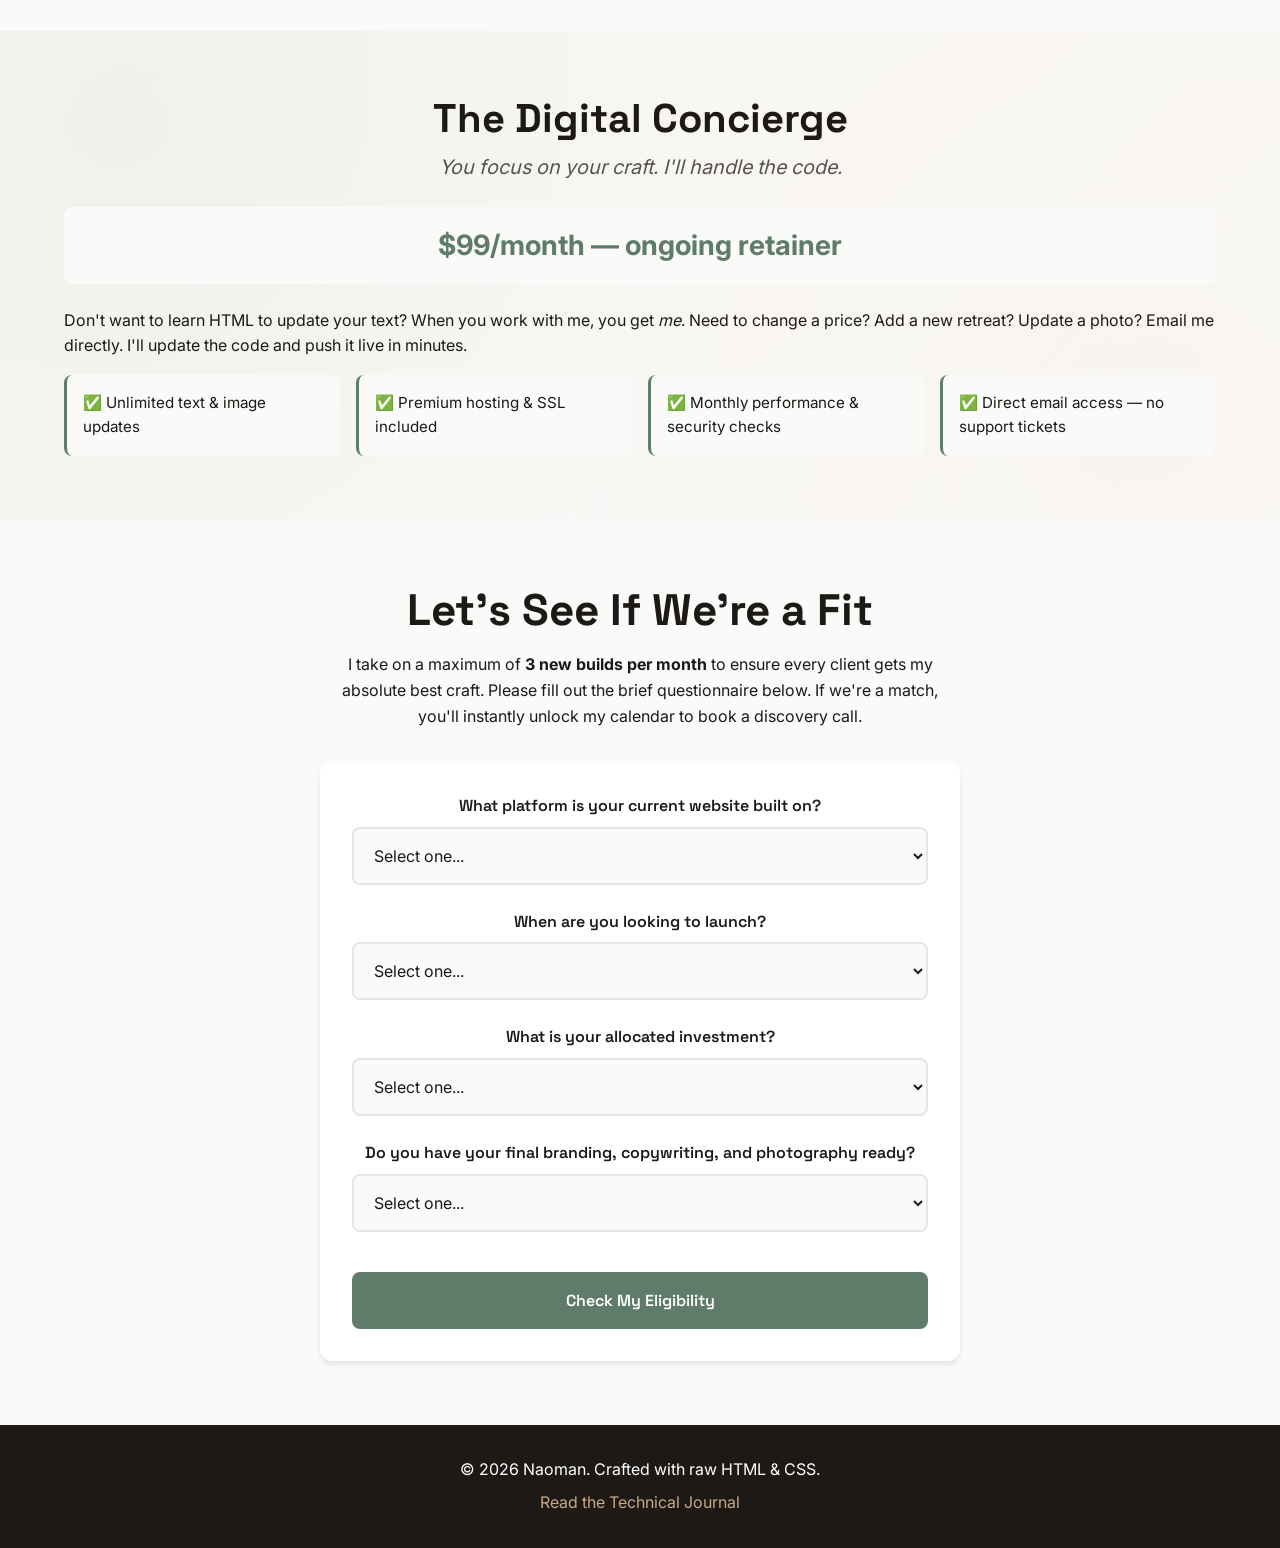
<file: services.html>
<!DOCTYPE html>
<html lang="en">
<head>
    <meta charset="UTF-8">
    <meta name="viewport" content="width=device-width, initial-scale=1.0">
    <meta name="description" content="Hand-coded website packages and the Digital Concierge retainer. Bespoke web engineering for premium wellness and artisan brands.">
    <title>Services & Investment | Naoman Saeed</title>
    <link rel="icon" type="image/x-icon" href="images/favicon.ico">
    <link rel="stylesheet" href="css/styles.css">
</head>
<body>
    <a href="#main-content" class="skip-link">Skip to main content</a>

    <header class="site-header">
        <nav class="navbar" aria-label="Main Navigation">
            <a href="index.html" class="logo">Naoman Saeed</a>
            <ul class="nav-links">
                <li><a href="index.html">Home</a></li>
                <li><a href="projects.html">Projects</a></li>
                <li><a href="services.html" aria-current="page">Services</a></li>
                <li><a href="about.html">About</a></li>
            </ul>
        </nav>
    </header>

    <main id="main-content">

        <!-- Hero -->
        <section class="page-hero" aria-labelledby="services-heading">
            <div class="container">
                <h1 id="services-heading">Services & Investment</h1>
                <p class="page-hero-subtext">Bespoke, hand-coded websites for mindful brands. No templates. No page builders. No bloat. Just clean, fast, accessible code crafted specifically for you.</p>
            </div>
        </section>

        <!-- Philosophy: Template Trap vs Hand-Coded -->
        <section class="philosophy" aria-labelledby="philosophy-heading">
            <div class="container">
                <h2 id="philosophy-heading">The Hand-Coded Advantage</h2>
                <div class="philosophy-grid">
                    
                    <div class="philosophy-card philosophy-card--trap">
                        <h3>The Template Trap</h3>
                        <ul>
                            <li>❌ 6+ second load times</li>
                            <li>❌ $30–$50/month in builder fees</li>
                            <li>❌ Generic design everyone recognizes</li>
                            <li>❌ Vulnerable to plugin hacks</li>
                            <li>❌ Bloated code you don't own</li>
                        </ul>
                    </div>

                    <div class="philosophy-card philosophy-card--craft">
                        <h3>The Hand-Coded Craft</h3>
                        <ul>
                            <li>✅ Sub-1-second load times</li>
                            <li>✅ $0/month hosting (Netlify/Cloudflare)</li>
                            <li>✅ Bespoke design tailored to your brand</li>
                            <li>✅ Unhackable static architecture</li>
                            <li>✅ Clean code you fully own</li>
                        </ul>
                    </div>

                </div>
            </div>
        </section>

        <!-- Investment Tiers -->
        <section class="pricing" aria-labelledby="pricing-heading">
            <div class="container">
                <h2 id="pricing-heading">Project Investment</h2>
                <p class="pricing-intro">Every build is hand-coded from scratch. Pricing reflects the scope and complexity of your project.</p>

                <div class="pricing-grid">
                    
                    <!-- Tier 1 -->
                    <article class="pricing-card">
                        <h3 class="pricing-tier">The Digital Storefront</h3>
                        <p class="pricing-price">$750 – $1,200</p>
                        <p class="pricing-for">Best for solo practitioners, nutritionists, and boutique makers.</p>
                        <ul class="pricing-features">
                            <li>1–3 page hand-coded website</li>
                            <li>Mobile-first responsive design</li>
                            <li>Basic on-page SEO setup</li>
                            <li>Contact form integration</li>
                            <li>Free hosting on Netlify</li>
                        </ul>
                    </article>

                    <!-- Tier 2 (Featured) -->
                    <article class="pricing-card pricing-card--featured">
                        <span class="pricing-badge">Most Popular</span>
                        <h3 class="pricing-tier">The Brand Experience</h3>
                        <p class="pricing-price">$1,500 – $2,500</p>
                        <p class="pricing-for">Best for established studios, retreat centers, and high-end artisans.</p>
                        <ul class="pricing-features">
                            <li>Up to 5 hand-coded pages</li>
                            <li>Custom CSS animations & transitions</li>
                            <li>Gallery / portfolio integration</li>
                            <li>Newsletter signup integration</li>
                            <li>Advanced on-page SEO</li>
                            <li>1 month of post-launch support</li>
                        </ul>
                    </article>

                    <!-- Tier 3 -->
                    <article class="pricing-card">
                        <h3 class="pricing-tier">The Bespoke Build</h3>
                        <p class="pricing-price">$3,000+</p>
                        <p class="pricing-for">Best for brands requiring complex integrations or multi-language support.</p>
                        <ul class="pricing-features">
                            <li>Unlimited pages</li>
                            <li>Custom JavaScript interactions</li>
                            <li>WCAG AA accessibility auditing</li>
                            <li>Third-party API integrations</li>
                            <li>Performance optimization</li>
                            <li>3 months of post-launch support</li>
                        </ul>
                    </article>

                </div>
            </div>
        </section>

        <!-- Digital Concierge -->
        <section class="concierge" aria-labelledby="concierge-heading">
            <div class="container">
                <h2 id="concierge-heading">The Digital Concierge</h2>
                <p class="concierge-tagline">You focus on your craft. I'll handle the code.</p>
                <p class="concierge-price"><strong>$99/month</strong> — ongoing retainer</p>
                <p>Don't want to learn HTML to update your text? When you work with me, you get <em>me</em>. Need to change a price? Add a new retreat? Update a photo? Email me directly. I'll update the code and push it live in minutes.</p>
                <ul class="concierge-features">
                    <li>✅ Unlimited text & image updates</li>
                    <li>✅ Premium hosting & SSL included</li>
                    <li>✅ Monthly performance & security checks</li>
                    <li>✅ Direct email access — no support tickets</li>
                </ul>
            </div>
        </section>

        
                    <!-- Qualification Quiz -->
<section class="quiz-section" aria-labelledby="quiz-heading">
    <div class="container">
        <h2 id="quiz-heading">Let's See If We're a Fit</h2>
        <p>I take on a maximum of <strong>3 new builds per month</strong> to ensure every client gets my absolute best craft. Please fill out the brief questionnaire below. If we're a match, you'll instantly unlock my calendar to book a discovery call.</p>
        
        <form id="qualification-form" class="qualification-form" name="qualification" netlify netlify-honeypot="bot-field">
            <input type="hidden" name="form-name" value="qualification">
            <p class="visually-hidden">
        <label>Don't fill this out if you're human: <input name="bot-field"></label>
    </p>
            <div class="form-group">
                <label for="platform">What platform is your current website built on?</label>
                <select id="platform" name="platform" required>
                    <option value="">Select one...</option>
                    <option value="squarespace">Squarespace / Wix / Weebly</option>
                    <option value="wordpress">WordPress</option>
                    <option value="shopify">Shopify</option>
                    <option value="custom">Custom / Hand-coded</option>
                    <option value="none">I don't have a website yet</option>
                </select>
            </div>

            <div class="form-group">
                <label for="timeline">When are you looking to launch?</label>
                <select id="timeline" name="timeline" required>
                    <option value="">Select one...</option>
                    <option value="30days">Within the next 30 days</option>
                    <option value="1-3months">1 to 3 months</option>
                    <option value="3-6months">3 to 6 months</option>
                    <option value="exploring">Just exploring</option>
                </select>
            </div>

            <div class="form-group">
                <label for="budget">What is your allocated investment?</label>
                <select id="budget" name="budget" required>
                    <option value="">Select one...</option>
                    <option value="under750">Under $750</option>
                    <option value="750-1500">$750 – $1,500</option>
                    <option value="1500-3000">$1,500 – $3,000</option>
                    <option value="3000+">$3,000+</option>
                </select>
            </div>

            <div class="form-group">
                <label for="assets">Do you have your final branding, copywriting, and photography ready?</label>
                <select id="assets" name="assets" required>
                    <option value="">Select one...</option>
                    <option value="yes">Yes, everything is finalized</option>
                    <option value="most">I have most things</option>
                    <option value="no">No, starting from scratch</option>
                </select>
            </div>

            <button type="submit" class="btn btn-primary">Check My Eligibility</button>
        </form>
    </div>
</section>

    </main>

    <footer class="site-footer">
        <div class="container">
            <p>© <span id="current-year">2026</span> Naoman. Crafted with raw HTML & CSS.</p>
            <a href="https://trogdyne.com" target="_blank" rel="noopener noreferrer">Read the Technical Journal</a>
        </div>
    </footer>

    <script src="js/scripts.js" defer></script>
</body>
</html>
</file>
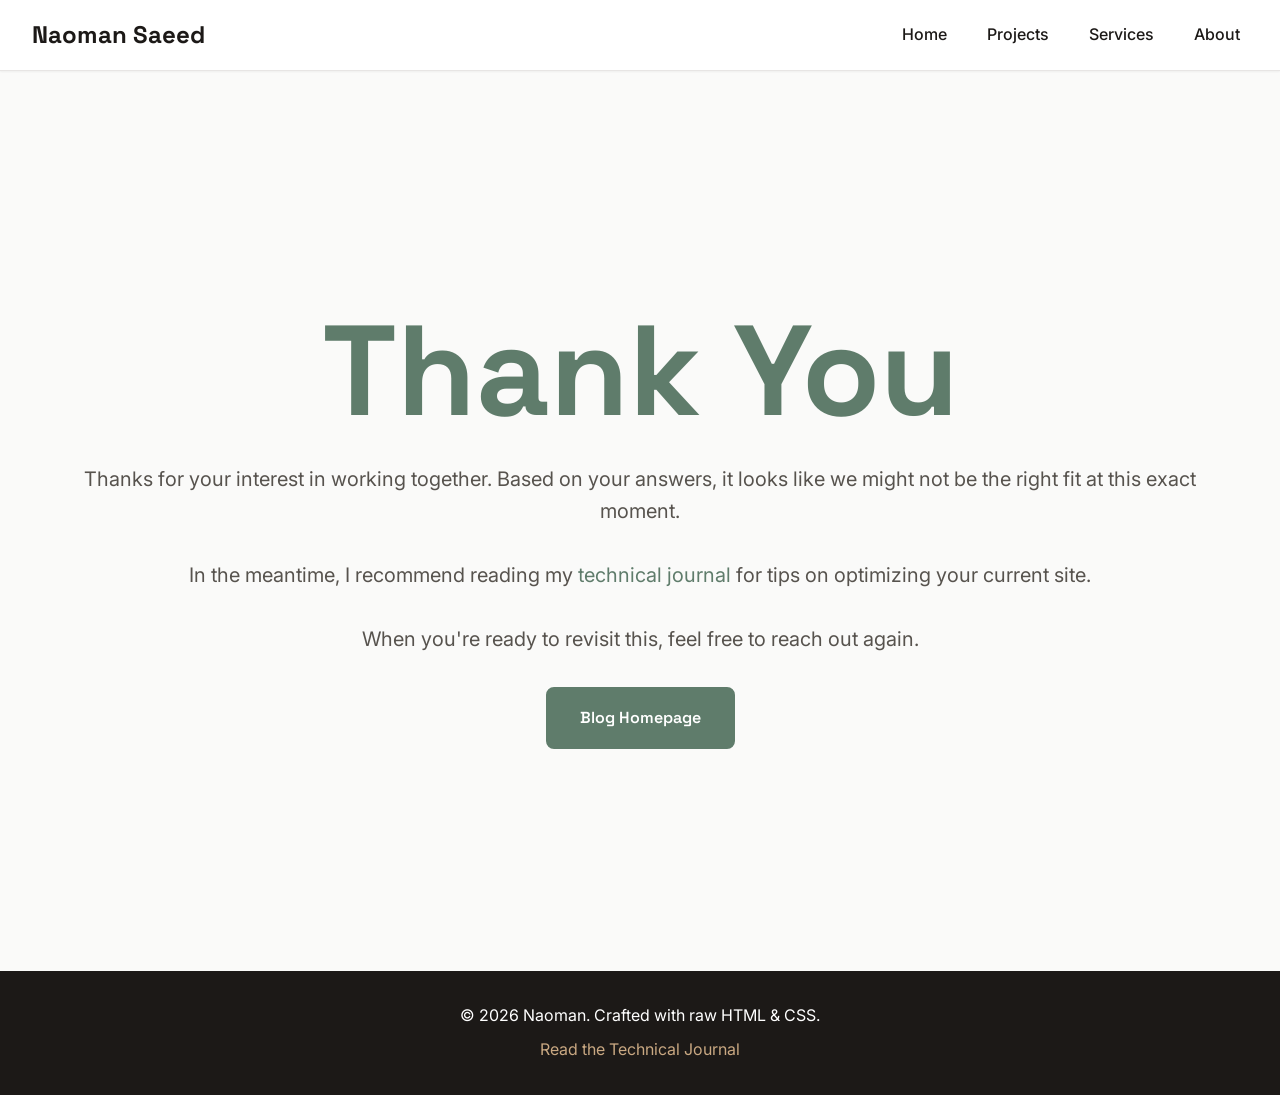
<file: thank-you.html>
<!DOCTYPE html>
<html lang="en">
<head>
    <meta charset="UTF-8">
    <meta name="viewport" content="width=device-width, initial-scale=1.0">
    <meta name="robots" content="noindex, nofollow">
    <title>Thank You | Naoman Saeed</title>
    <link rel="icon" type="image/x-icon" href="images/favicon.ico">
    <link rel="stylesheet" href="css/styles.css">
</head>
<body>
    <a href="#main-content" class="skip-link">Skip to main content</a>

    <header class="site-header">
        <nav class="navbar" aria-label="Main Navigation">
            <a href="index.html" class="logo">Naoman Saeed</a>
            <ul class="nav-links">
                <li><a href="index.html">Home</a></li>
                <li><a href="projects.html">Projects</a></li>
                <li><a href="services.html">Services</a></li>
                <li><a href="about.html">About</a></li>
            </ul>
        </nav>
    </header>

    <main id="main-content" class="error-page">
        <div class="container">
            <h1>Thank You</h1>
            <p>Thanks for your interest in working together. Based on your answers, it looks like we might not be the right fit at this exact moment.</p>
            <p>In the meantime, I recommend reading my <a href="https://trogdyne.com/blog/" target="_blank" rel="noopener noreferrer">technical journal</a> for tips on optimizing your current site.</p>
            <p>When you're ready to revisit this, feel free to reach out again.</p>
            <a href="https://trogdyne.com/blog/" class="btn btn-primary">Blog Homepage</a>
        </div>
    </main>

    <footer class="site-footer">
        <div class="container">
            <p>© <span id="current-year">2026</span> Naoman. Crafted with raw HTML & CSS.</p>
            <a href="https://trogdyne.com" target="_blank" rel="noopener noreferrer">Read the Technical Journal</a>
        </div>
    </footer>
</body>
</html>
</file>
<file: css/styles.css>
/* ============================================
   VARIABLES
   ============================================ */
:root {
    /* Colors */
    --color-bg: #fafaf9;
    --color-surface: #ffffff;
    --color-text: #1c1917;
    --color-text-muted: #57534e;
    --color-border: #e7e5e4;
    --color-primary: #5f7c6b;
    --color-primary-hover: #4a6355;
    --color-accent: #c9a882;
    --color-accent-hover: #b89570;
    
    /* Typography */
    --font-heading: 'Space Grotesk', system-ui, sans-serif;
    --font-body: 'Inter', system-ui, -apple-system, sans-serif;
    --font-mono: ui-monospace, SFMono-Regular, Menlo, Monaco, Consolas, monospace;
    
    /* Spacing */
    --spacing-xs: 0.25rem;
    --spacing-sm: 0.5rem;
    --spacing-md: 1rem;
    --spacing-lg: 1.5rem;
    --spacing-xl: 2rem;
    --spacing-2xl: 3rem;
    --spacing-3xl: 4rem;
    
    /* Borders & Radii */
    --radius-sm: 0.25rem;
    --radius-md: 0.5rem;
    --radius-lg: 0.75rem;
    --radius-full: 9999px;
    
    /* Shadows */
    --shadow-sm: 0 1px 2px 0 rgba(0, 0, 0, 0.05);
    --shadow-md: 0 4px 6px -1px rgba(0, 0, 0, 0.1);
    --shadow-lg: 0 10px 15px -3px rgba(0, 0, 0, 0.1);
    
    /* Transitions */
    --transition-fast: 150ms ease;
    --transition-base: 250ms ease;
    --transition-slow: 350ms ease;
}

/* ============================================
   FONTS
   ============================================ */
@font-face {
    font-family: 'Space Grotesk';
    src: url('../fonts/SpaceGrotesk-VariableFont_wght.woff2') format('woff2');
    font-weight: 300 700;
    font-style: normal;
    font-display: swap;
}

@font-face {
    font-family: 'Inter';
    src: url('../fonts/Inter-VariableFont_opsz,wght.woff2') format('woff2');
    font-weight: 300 700;
    font-style: normal;
    font-display: swap;
}

/* ============================================
   RESET & BASE
   ============================================ */
*,
*::before,
*::after {
    box-sizing: border-box;
    margin: 0;
    padding: 0;
}

html {
    scroll-behavior: smooth;
    font-size: 100%;
}

body {
    font-family: var(--font-body);
    line-height: 1.6;
    color: var(--color-text);
    background: var(--color-bg);
    -webkit-font-smoothing: antialiased;
    -moz-osx-font-smoothing: grayscale;
}

main {
    display: block;
}

img {
    max-width: 100%;
    height: auto;
    display: block;
}

/* ============================================
   ACCESSIBILITY
   ============================================ */
.skip-link {
    position: absolute;
    top: -3.75rem;
    left: 0;
    background: var(--color-primary);
    color: var(--color-surface);
    padding: var(--spacing-md);
    text-decoration: none;
    font-family: var(--font-body);
    font-weight: 600;
    z-index: 1000;
    transition: top var(--transition-fast);
}

.skip-link:focus {
    top: 0;
}

:focus-visible {
    outline: 2px solid var(--color-primary);
    outline-offset: 2px;
    border-radius: 2px;
    transition: outline-offset var(--transition-fast);
}

.visually-hidden {
    position: absolute;
    width: 1px;
    height: 1px;
    padding: 0;
    margin: -1px;
    overflow: hidden;
    clip-path: inset(50%);
    white-space: nowrap;
    border: 0;
}

/* ============================================
   TYPOGRAPHY
   ============================================ */
h1, h2, h3, h4, h5, h6 {
    font-family: var(--font-heading);
    font-weight: 700;
    line-height: 1.2;
    color: var(--color-text);
    margin-bottom: var(--spacing-md);
}

h1 {
    font-size: clamp(2rem, 4vw + 1rem, 3.5rem);
}

h2 {
    font-size: clamp(1.75rem, 3vw + 0.75rem, 2.75rem);
}

h3 {
    font-size: clamp(1.5rem, 2.5vw + 0.5rem, 2rem);
}

h4 {
    font-size: clamp(1.25rem, 2vw + 0.25rem, 1.5rem);
}

h5, h6 {
    font-size: 1.125rem;
}

p {
    font-family: var(--font-body);
    font-size: 1rem;
    line-height: 1.6;
    color: var(--color-text);
    margin-bottom: var(--spacing-md);
}

a {
    color: var(--color-primary);
    text-decoration: none;
    transition: color var(--transition-fast);
}

a:hover,
a:focus-visible {
    color: var(--color-primary-hover);
    text-decoration: underline;
}

/* ============================================
   LAYOUT: HEADER & NAVIGATION
   ============================================ */
.site-header {
    position: sticky;
    top: 0;
    left: 0;
    width: 100%;
    z-index: 100;
    padding: var(--spacing-md) var(--spacing-xl);
    background: var(--color-surface);
    border-bottom: 1px solid var(--color-border);
    box-shadow: var(--shadow-sm);
}

.navbar {
    display: flex;
    justify-content: space-between;
    align-items: center;
    width: 100%;
    margin: 0 auto;
}

.logo {
    font-family: var(--font-heading);
    font-size: 1.5rem;
    font-weight: 700;
    color: var(--color-text);
    text-decoration: none;
    transition: opacity var(--transition-fast);
}

.logo:hover,
.logo:focus-visible {
    opacity: 0.7;
}

.nav-links {
    display: flex;
    list-style: none;
    gap: var(--spacing-lg);
    margin: 0;
    padding: 0;
}

.nav-links a {
    font-family: var(--font-body);
    font-size: 1rem;
    font-weight: 500;
    color: var(--color-text);
    text-decoration: none;
    padding: var(--spacing-sm);
    transition: color var(--transition-fast);
    border-radius: var(--radius-sm);
}

.nav-links a:hover,
.nav-links a:focus-visible {
    color: var(--color-primary);
}

.nav-links a[aria-current="page"] {
    color: var(--color-primary);
    border-bottom: 2px solid var(--color-primary);
}

/* ============================================
   LAYOUT: HERO
   ============================================ */
.hero {
    position: relative;
    width: 100%;
    min-height: 100vh;
    display: flex;
    align-items: center;
    justify-content: center;
    text-align: center;
    color: var(--color-surface);
    background: linear-gradient(
        135deg,
        var(--color-primary) 0%,
        #7c9d8a 30%,
        var(--color-accent) 70%,
        #2c2416 100%
    );
    overflow: hidden;
}

.hero::before {
    content: "";
    position: absolute;
    top: 0;
    left: 0;
    width: 100%;
    height: 100%;
    background-image: 
        radial-gradient(circle at 20% 50%, rgba(255, 255, 255, 0.05) 0%, transparent 50%),
        radial-gradient(circle at 80% 80%, rgba(255, 255, 255, 0.03) 0%, transparent 50%);
    pointer-events: none;
    z-index: 1;
}

.hero-content {
    position: relative;
    z-index: 2;
    max-width: 50rem;
    padding: var(--spacing-xl);
}

.hero h1 {
    font-size: clamp(2.5rem, 5vw + 1rem, 4rem);
    margin-bottom: var(--spacing-md);
    color: var(--color-surface);
    text-shadow: 0 2px 20px rgba(0, 0, 0, 0.3);
}

.hero p {
    font-size: clamp(1.1rem, 2vw + 0.5rem, 1.4rem);
    margin-bottom: var(--spacing-lg);
    color: rgba(255, 255, 255, 0.95);
    max-width: 60ch;
    margin-left: auto;
    margin-right: auto;
}

/* ============================================
   COMPONENTS: BUTTONS
   ============================================ */
.btn {
    display: inline-block;
    padding: var(--spacing-md) var(--spacing-xl);
    font-family: var(--font-heading);
    font-size: 1rem;
    font-weight: 600;
    text-align: center;
    text-decoration: none;
    border: 2px solid transparent;
    border-radius: var(--radius-md);
    cursor: pointer;
    transition: all var(--transition-base);
}

.btn-primary {
    background: var(--color-primary);
    color: var(--color-surface);
    border-color: var(--color-primary);
}

.btn-primary:hover,
.btn-primary:focus-visible {
    background: var(--color-primary-hover);
    border-color: var(--color-primary-hover);
    color: var(--color-surface);
    transform: translateY(-0.125rem);
    box-shadow: var(--shadow-md);
    text-decoration: none;
}

.btn-secondary {
    background: transparent;
    color: var(--color-primary);
    border-color: var(--color-primary);
}

.btn-secondary:hover,
.btn-secondary:focus-visible {
    background: var(--color-primary);
    color: var(--color-surface);
    text-decoration: none;
}

.hero .btn {
    background: var(--color-surface);
    color: var(--color-primary);
    border-color: var(--color-surface);
    box-shadow: var(--shadow-lg);
}

.hero .btn:hover,
.hero .btn:focus-visible {
    background: rgba(255, 255, 255, 0.95);
    color: var(--color-primary);
    transform: translateY(-0.125rem);
    box-shadow: 0 12px 24px rgba(0, 0, 0, 0.2);
}

/* ============================================
   COMPONENTS: CONTAINERS & SECTIONS
   ============================================ */
.container {
    max-width: 75rem;
    margin: 0 auto;
    padding: 0 var(--spacing-lg);
}

section {
    padding: var(--spacing-3xl) 0;
}

/* Page Hero (for inner pages) */
.page-hero {
    background: var(--color-bg);
    padding: var(--spacing-3xl) 0;
    text-align: center;
}

.page-hero h1 {
    margin-bottom: var(--spacing-sm);
}

.page-hero-subtext {
    font-size: 1.125rem;
    color: var(--color-text-muted);
    max-width: 45rem;
    margin: 0 auto;
}

/* ============================================
   COMPONENTS: CARDS & GRIDS
   ============================================ */
.card {
    background: var(--color-surface);
    padding: var(--spacing-xl);
    border-radius: var(--radius-lg);
    border: 1px solid var(--color-border);
    transition: transform var(--transition-base), box-shadow var(--transition-base);
}

.card:hover {
    transform: translateY(-0.25rem);
    box-shadow: var(--shadow-lg);
}

.card h3 {
    font-size: 1.25rem;
    margin-bottom: var(--spacing-sm);
}

/* Showcase layout (image + text side-by-side) */
.showcase {
    display: grid;
    grid-template-columns: 1fr;
    gap: var(--spacing-xl);
    align-items: center;
}

.showcase-image {
    width: 100%;
    border-radius: var(--radius-lg);
    box-shadow: var(--shadow-md);
}

.showcase-content h3 {
    font-size: 1.75rem;
    margin-bottom: var(--spacing-md);
}

.showcase-content p {
    margin-bottom: var(--spacing-lg);
}

/* Metrics list */
.metrics-list {
    list-style: none;
    padding: 0;
    margin: var(--spacing-md) 0;
    display: flex;
    flex-direction: column;
    gap: var(--spacing-xs);
}

.metrics-list li {
    font-size: 0.95rem;
}

/* ============================================
   HOMEPAGE: PHILOSOPHY SECTION
   ============================================ */
.philosophy {
    background: var(--color-surface);
    padding: var(--spacing-3xl) 0;
}

.philosophy h2 {
    text-align: center;
    margin-bottom: var(--spacing-2xl);
}

.philosophy-grid {
    display: grid;
    grid-template-columns: repeat(auto-fit, minmax(18rem, 1fr));
    gap: var(--spacing-xl);
}

.philosophy-card {
    padding: var(--spacing-xl);
    border-radius: var(--radius-lg);
    border: 2px solid var(--color-border);
}

.philosophy-card h3 {
    font-size: 1.5rem;
    margin-bottom: var(--spacing-md);
}

.philosophy-card ul {
    list-style: none;
    padding: 0;
    display: flex;
    flex-direction: column;
    gap: var(--spacing-sm);
}

.philosophy-card--trap {
    background: #fef2f2;
    border-color: #fecaca;
}

.philosophy-card--craft {
    background: #f0fdf4;
    border-color: #bbf7d0;
}

/* ============================================
   HOMEPAGE: FEATURED WORK
   ============================================ */
.featured-work {
    background: var(--color-bg);
    padding: var(--spacing-3xl) 0;
}

.featured-work h2 {
    text-align: center;
    margin-bottom: var(--spacing-sm);
}

.featured-intro {
    text-align: center;
    color: var(--color-text-muted);
    max-width: 40rem;
    margin: 0 auto var(--spacing-2xl);
}

.featured-metrics {
    margin-bottom: 1rem;
}

/* ============================================
   HOMEPAGE: SERVICES OVERVIEW
   ============================================ */
.services-overview {
    background: var(--color-surface);
    padding: var(--spacing-3xl) 0;
}

.services-overview h2 {
    text-align: center;
    margin-bottom: var(--spacing-sm);
}

.services-intro {
    text-align: center;
    color: var(--color-text-muted);
    max-width: 40rem;
    margin: 0 auto var(--spacing-2xl);
}

.services-grid {
    display: grid;
    grid-template-columns: repeat(auto-fit, minmax(18rem, 1fr));
    gap: var(--spacing-xl);
    margin-bottom: var(--spacing-2xl);
}

.service-card {
    background: var(--color-bg);
    padding: var(--spacing-xl);
    border-radius: var(--radius-lg);
    border: 2px solid var(--color-border);
    transition: transform var(--transition-base), box-shadow var(--transition-base);
}

.service-card:hover {
    transform: translateY(-0.25rem);
    box-shadow: var(--shadow-lg);
}

.service-card--featured {
    border-color: var(--color-primary);
    border-width: 3px;
}

.service-card h3 {
    font-size: 1.25rem;
    margin-bottom: var(--spacing-sm);
}

.service-price {
    font-size: 1.5rem;
    font-weight: 700;
    color: var(--color-primary);
    margin-bottom: var(--spacing-sm);
}

.services-cta {
    text-align: center;
}

/* ============================================
   HOMEPAGE: WHY WORK WITH ME
   ============================================ */
.why-me {
    background: var(--color-bg);
    padding: var(--spacing-3xl) 0;
}

.why-me h2 {
    text-align: center;
    margin-bottom: var(--spacing-2xl);
}

.benefits-grid {
    display: grid;
    grid-template-columns: repeat(auto-fit, minmax(15rem, 1fr));
    gap: var(--spacing-xl);
}

.benefit-item {
    text-align: left;
    padding: var(--spacing-lg);
    background: var(--color-surface);
    border-radius: var(--radius-lg);
    border-left: 4px solid var(--color-primary);
}

.benefit-item h3 {
    font-size: 1.125rem;
    margin-bottom: var(--spacing-sm);
    color: var(--color-primary);
}

/* ============================================
   HOMEPAGE: FINAL CTA (ENHANCED)
   ============================================ */
.final-cta {
    background: linear-gradient(135deg, var(--color-primary) 0%, var(--color-accent) 100%);
    color: var(--color-surface);
    text-align: center;
    padding: var(--spacing-3xl) 0;
    position: relative;
    overflow: hidden;
}

.final-cta::before {
    content: "";
    position: absolute;
    top: 0;
    left: 0;
    width: 100%;
    height: 100%;
    background-image: 
        radial-gradient(circle at 30% 50%, rgba(255, 255, 255, 0.1) 0%, transparent 50%);
    pointer-events: none;
}

.final-cta .container {
    position: relative;
    z-index: 2;
}

.final-cta h2 {
    color: var(--color-surface);
    margin-bottom: var(--spacing-md);
    font-size: clamp(2rem, 4vw + 1rem, 3rem);
}

.final-cta p {
    color: rgba(255, 255, 255, 0.95);
    max-width: 40rem;
    margin: 0 auto var(--spacing-lg);
    font-size: 1.125rem;
}

.final-cta .btn {
    background: var(--color-surface);
    color: var(--color-primary);
    border-color: var(--color-surface);
    font-size: 1.125rem;
    padding: var(--spacing-lg) var(--spacing-2xl);
}

.final-cta .btn:hover,
.final-cta .btn:focus-visible {
    background: rgba(255, 255, 255, 0.95);
    transform: translateY(-0.125rem);
    box-shadow: 0 12px 24px rgba(0, 0, 0, 0.2);
}

/* ============================================
   PROJECTS PAGE
   ============================================ */
.projects {
    background: var(--color-bg);
    padding: var(--spacing-3xl) 0;
}

.projects-grid {
    display: grid;
    grid-template-columns: repeat(auto-fit, minmax(20rem, 1fr));
    gap: var(--spacing-xl);
    margin-top: var(--spacing-2xl);
}

.project-card {
    background: var(--color-surface);
    border-radius: var(--radius-lg);
    overflow: hidden;
    box-shadow: var(--shadow-sm);
    transition: transform var(--transition-base), box-shadow var(--transition-base);
}

.project-card:hover {
    transform: translateY(-0.25rem);
    box-shadow: var(--shadow-lg);
}

.project-card img {
    width: 100%;
    height: 15rem;
    object-fit: cover;
    object-position: center;
}

.project-card-body {
    padding: var(--spacing-lg);
}

.project-card h3 {
    font-size: 1.5rem;
    margin-bottom: var(--spacing-sm);
}

.project-tagline {
    color: var(--color-text-muted);
    margin-bottom: var(--spacing-md);
}

.project-stack {
    font-size: 0.9rem;
    color: var(--color-text-muted);
    margin-bottom: var(--spacing-lg);
}

.project-links {
    display: flex;
    gap: var(--spacing-md);
    flex-wrap: wrap;
}

/* ============================================
   SERVICES PAGE: PRICING
   ============================================ */
.pricing {
    background: var(--color-bg);
    padding: var(--spacing-3xl) 0;
}

.pricing h2 {
    text-align: center;
    margin-bottom: var(--spacing-sm);
}

.pricing-intro {
    text-align: center;
    color: var(--color-text-muted);
    max-width: 40rem;
    margin: 0 auto var(--spacing-2xl);
}

.pricing-grid {
    display: grid;
    grid-template-columns: repeat(auto-fit, minmax(18rem, 1fr));
    gap: var(--spacing-xl);
}

.pricing-card {
    background: var(--color-surface);
    padding: var(--spacing-xl);
    border-radius: var(--radius-lg);
    border: 2px solid var(--color-border);
    position: relative;
    transition: transform var(--transition-base), box-shadow var(--transition-base);
}

.pricing-card:hover {
    transform: translateY(-0.25rem);
    box-shadow: var(--shadow-lg);
}

.pricing-card--featured {
    border-color: var(--color-primary);
    border-width: 3px;
}

.pricing-badge {
    position: absolute;
    top: -0.75rem;
    left: 50%;
    transform: translateX(-50%);
    background: var(--color-primary);
    color: var(--color-surface);
    padding: var(--spacing-xs) var(--spacing-md);
    border-radius: var(--radius-full);
    font-size: 0.875rem;
    font-weight: 600;
}

.pricing-tier {
    font-size: 1.5rem;
    margin-bottom: var(--spacing-sm);
}

.pricing-price {
    font-size: 2rem;
    font-weight: 700;
    color: var(--color-primary);
    margin-bottom: var(--spacing-sm);
}

.pricing-for {
    color: var(--color-text-muted);
    margin-bottom: var(--spacing-lg);
}

.pricing-features {
    list-style: none;
    padding: 0;
    display: flex;
    flex-direction: column;
    gap: var(--spacing-sm);
}

.pricing-features li {
    padding-left: 1.5rem;
    position: relative;
}

.pricing-features li::before {
    content: "✓";
    position: absolute;
    left: 0;
    color: var(--color-primary);
    font-weight: 700;
}

/* ============================================
   SERVICES PAGE: DIGITAL CONCIERGE (ENHANCED)
   ============================================ */
.concierge {
    background: linear-gradient(135deg, #f8f6f3 0%, #faf9f7 100%);
    padding: var(--spacing-3xl) 0;
    position: relative;
}

.concierge::before {
    content: "";
    position: absolute;
    top: 0;
    left: 0;
    width: 100%;
    height: 100%;
    background-image: 
        radial-gradient(circle at 10% 20%, rgba(95, 124, 107, 0.05) 0%, transparent 50%),
        radial-gradient(circle at 90% 80%, rgba(201, 168, 130, 0.05) 0%, transparent 50%);
    pointer-events: none;
}

.concierge .container {
    position: relative;
    z-index: 2;
}

.concierge-content {
    max-width: 50rem;
    margin: 0 auto;
    background: var(--color-surface);
    padding: var(--spacing-2xl);
    border-radius: var(--radius-lg);
    box-shadow: var(--shadow-lg);
    border: 2px solid var(--color-border);
}

.concierge h2 {
    text-align: center;
    margin-bottom: var(--spacing-sm);
    font-size: clamp(1.75rem, 3vw + 0.75rem, 2.5rem);
}

.concierge-tagline {
    text-align: center;
    font-size: 1.25rem;
    color: var(--color-text-muted);
    margin-bottom: var(--spacing-lg);
    font-style: italic;
}

.concierge-price {
    text-align: center;
    font-size: 1.75rem;
    font-weight: 700;
    color: var(--color-primary);
    margin-bottom: var(--spacing-lg);
    padding: var(--spacing-md);
    background: var(--color-bg);
    border-radius: var(--radius-md);
}

.concierge-description {
    text-align: center;
    margin-bottom: var(--spacing-xl);
    font-size: 1.0625rem;
    line-height: 1.7;
}

.concierge-features {
    list-style: none;
    padding: 0;
    display: grid;
    grid-template-columns: repeat(auto-fit, minmax(15rem, 1fr));
    gap: var(--spacing-md);
}

.concierge-features li {
    padding: var(--spacing-md);
    background: var(--color-bg);
    border-radius: var(--radius-md);
    border-left: 3px solid var(--color-primary);
    font-size: 0.95rem;
}

/* ============================================
   SERVICES PAGE: QUIZ SECTION
   ============================================ */
.quiz-section {
    background: var(--color-bg);
    padding: var(--spacing-3xl) 0;
    text-align: center;
}

.quiz-section h2 {
    margin-bottom: var(--spacing-md);
}

.quiz-section p {
    max-width: 40rem;
    margin: 0 auto var(--spacing-xl);
}

.embed-container {
    max-width: 40rem;
    margin: 0 auto;
    min-height: 31.25rem;
}

.embed-placeholder {
    padding: var(--spacing-2xl);
    background: var(--color-surface);
    border: 2px dashed var(--color-border);
    border-radius: var(--radius-lg);
    color: var(--color-text-muted);
}

/* Qualification Form */
.qualification-form {
    max-width: 40rem;
    margin: var(--spacing-xl) auto 0;
    background: var(--color-surface);
    padding: var(--spacing-xl);
    border-radius: var(--radius-lg);
    box-shadow: var(--shadow-md);
}

.form-group {
    margin-bottom: var(--spacing-lg);
}

.form-group label {
    display: block;
    font-family: var(--font-heading);
    font-weight: 600;
    margin-bottom: var(--spacing-sm);
    color: var(--color-text);
}

.form-group select {
    width: 100%;
    padding: var(--spacing-md);
    font-family: var(--font-body);
    font-size: 1rem;
    border: 2px solid var(--color-border);
    border-radius: var(--radius-md);
    background: var(--color-bg);
    color: var(--color-text);
    transition: border-color var(--transition-fast);
}

.form-group select:focus {
    outline: none;
    border-color: var(--color-primary);
}

.qualification-form .btn {
    width: 100%;
    margin-top: var(--spacing-md);
}

/* ============================================
   ABOUT PAGE
   ============================================ */

/*
.about-story {
    background: var(--color-surface);
    padding: var(--spacing-3xl) 0;
}

.about-story h2 {
    margin-bottom: var(--spacing-lg);
    text-align: center;
}

.about-story p {
    max-width: 50rem;
    margin: 0 auto var(--spacing-md);
}

.about-journey {
    background: var(--color-bg);
    padding: var(--spacing-md) 0;
    text-align: center;
    border-radius: 12px;
    box-shadow: 0 4px 6px -1px rgba(0, 0, 0, 0.1), 0 2px 4px -1px rgba(0, 0, 0, 0.06);
}

.about-journey:hover {
    box-shadow: 0 10px 15px -3px rgba(0, 0, 0, 0.1), 0 4px 6px -2px rgba(0, 0, 0, 0.05);
    transform: translateY(-2px);
    transition: all 0.3s ease;
}

.about-journey h2 {
    margin-bottom: var(--spacing-lg);
}

.about-journey p {
    max-width: 40rem;
    margin: 0 auto var(--spacing-lg);
}

/* About Values - Manifesto Style */ /*
.about-values {
    background: var(--color-surface);
    padding: var(--spacing-3xl) 0;
}

.about-values h2 {
    text-align: center;
    margin-bottom: var(--spacing-2xl);
}

.manifesto-list {
    display: flex;
    flex-direction: column;
    gap: var(--spacing-xl);
    max-width: 50rem;
    margin: 0 auto;
}

.manifesto-item {
    display: grid;
    grid-template-columns: auto 1fr;
    gap: var(--spacing-lg);
    align-items: start;
    padding-bottom: var(--spacing-xl);
    border-bottom: 1px solid var(--color-border);
}

.manifesto-item:last-child {
    border-bottom: none;
}

.manifesto-number {
    font-family: var(--font-heading);
    font-size: 3rem;
    font-weight: 700;
    color: var(--color-primary);
    line-height: 1;
    opacity: 0.3;
}

.manifesto-content h3 {
    font-size: 1.5rem;
    margin-bottom: var(--spacing-sm);
}

.values-grid {
  display: grid;
  grid-template-columns: repeat(auto-fit, minmax(480px, 1fr));
  gap: 2rem;
  margin: 2rem 0;
}

.value-card {
  padding: 1.5rem;
  border-radius: 8px;
  background-color: #f9f9f9;
  box-shadow: 0 4px 6px rgba(0, 0, 0, 0.05);
}

.value-card h3 {
  margin-top: 0;
}

/* ============================================
   ABOUT PAGE
   ============================================ */

/* Page Hero */
.page-hero {
    background: var(--color-bg);
    padding: var(--spacing-3xl) 0;
    text-align: center;
    border-bottom: 1px solid var(--color-border);
}

.page-hero h1 {
    margin-bottom: var(--spacing-sm);
    font-size: clamp(2.5rem, 5vw + 1rem, 4rem);
}

.page-hero-subtext {
    font-size: 1.25rem;
    color: var(--color-text-muted);
    max-width: 45rem;
    margin: 0 auto;
    line-height: 1.6;
}

/* About Story - Two Column Layout */
.about-story {
    background: var(--color-primary);
    padding: var(--spacing-3xl) 0;
}

.about-story-grid {
    display: grid;
    grid-template-columns: 1fr;
    gap: var(--spacing-2xl);
    align-items: center; 
}

.about-story-content h2 {
    margin-bottom: var(--spacing-lg);
    color: var(--color-surface);
}

.about-story-content p {
    margin-bottom: var(--spacing-md);
    font-size: 1.0625rem;
    line-height: 1.7;
    color: var(--color-border);
}

.about-story-content p:last-child {
    margin-bottom: 0;
}

.profile-photo {
    width: 100%;
    max-width: 20rem;
    aspect-ratio: 2 / 3;
    object-fit: cover;
    border-radius: var(--radius-lg);
    box-shadow: var(--shadow-lg);
    margin: 0 auto;
    display: block;
    background: var(--color-bg);
}

@media (min-width: 48rem) {
    .about-story-grid {
        grid-template-columns: 2fr 1fr;
    }
    
    .about-story-content {
        padding-right: var(--spacing-xl);
    }
}

/* About Journey - Clean section, no card-like styling */
.about-journey {
    background: var(--color-bg);
    padding: var(--spacing-3xl) 0;
    text-align: center;
}

.about-journey h2 {
    margin-bottom: var(--spacing-lg);
}

.about-journey p {
    max-width: 40rem;
    margin: 0 auto var(--spacing-lg);
    font-size: 1.0625rem;
    line-height: 1.7;
}

.about-journey .btn {
    margin-top: var(--spacing-md);
}

/* About Values - Manifesto Style */
.about-values {
    background: var(--color-surface);
    padding: var(--spacing-3xl) 0;
}

.about-values h2 {
    text-align: center;
    margin-bottom: var(--spacing-2xl);
}

.manifesto-list {
    display: flex;
    flex-direction: column;
    gap: var(--spacing-xl);
    max-width: 50rem;
    margin: 2rem auto;
}

.manifesto-item {
    display: grid;
    grid-template-columns: auto 1fr;
    gap: var(--spacing-lg);
    align-items: start;
    padding-bottom: var(--spacing-xl);
    border-bottom: 1px solid var(--color-border);
}

.manifesto-item:last-child {
    border-bottom: none;
    padding-bottom: 0;
}

.manifesto-number {
    font-family: var(--font-heading);
    font-size: clamp(2.5rem, 4vw, 3.5rem);
    font-weight: 700;
    color: var(--color-primary);
    line-height: 1;
    opacity: 0.25;
    min-width: 4rem;
}

.manifesto-content h3 {
    font-size: 1.5rem;
    margin-top: var(--spacing-sm);
    color: var(--color-text);
}

.manifesto-content p {
    font-size: 1.0625rem;
    line-height: 1.7;
    color: var(--color-text-muted);
    margin-bottom: 0;
}

/* CTA Section */
.cta-section {
    background: var(--color-primary);
    color: var(--color-surface);
    text-align: center;
    padding-top: var(--spacing-3xl);
    margin-bottom: -(var(--spacing-3xl));
}

.cta-section h2 {
    color: var(--color-surface);
    margin-bottom: var(--spacing-sm);
}

.cta-section p {
    color: rgba(255, 255, 255, 0.9);
    margin-top: var(--spacing-lg); 
    font-size: 1.125rem;
}

.cta-section .btn {
    background: var(--color-surface);
    color: var(--color-primary);
}

.cta-section .btn:hover,
.cta-section .btn:focus-visible {
    background: rgba(255, 255, 255, 0.95);
    transform: translateY(-0.125rem);
}

/* Responsive adjustments */
@media (max-width: 48rem) {
    .manifesto-item {
        grid-template-columns: 1fr;
        gap: var(--spacing-sm);
    }
    
    .manifesto-number {
        font-size: 2rem;
    }
    
    .profile-photo {
        max-width: 15rem;
    }
}



/* ============================================
   BOOK PAGE
   ============================================ */
.book-page {
    min-height: 100vh;
    display: flex;
    flex-direction: column;
    justify-content: center;
    padding: var(--spacing-3xl) 0;
}

.book-header {
    text-align: center;
    margin-bottom: var(--spacing-2xl);
}

.book-header h1 {
    margin-bottom: var(--spacing-md);
}

.embed-container--calendar {
    min-height: 37.5rem;
}

.loading-notice {
    font-size: 0.9rem;
    color: var(--color-text-muted);
    margin-top: var(--spacing-sm);
    font-style: italic;
}

/* ============================================
   ERROR PAGE
   ============================================ */
.error-page {
    min-height: 100vh;
    display: flex;
    flex-direction: column;
    justify-content: center;
    align-items: center;
    text-align: center;
    padding: var(--spacing-xl);
}

.error-page h1 {
    font-size: clamp(5rem, 10vw, 8rem);
    color: var(--color-primary);
    margin-bottom: var(--spacing-md);
}

.error-page p {
    font-size: 1.25rem;
    color: var(--color-text-muted);
    margin-bottom: var(--spacing-xl);
}

/* ============================================
   LEAD MAGNET LANDING PAGE
   ============================================ */
.lead-magnet-intro {
    background: var(--color-bg);
    padding: var(--spacing-3xl) 0;
}

.lead-magnet-grid {
    display: grid;
    grid-template-columns: 1fr;
    gap: var(--spacing-2xl);
    align-items: start;
}

@media (min-width: 48rem) {
    .lead-magnet-grid {
        grid-template-columns: 1.3fr 1fr;
    }
}

.lead-magnet-content h2 {
    margin-bottom: var(--spacing-md);
}

.lead-magnet-content p {
    font-size: 1.0625rem;
    line-height: 1.7;
    margin-bottom: var(--spacing-md);
}

.lead-magnet-bullets {
    list-style: none;
    padding: 0;
    margin: var(--spacing-lg) 0;
}

.lead-magnet-bullets li {
    padding: var(--spacing-sm) 0;
    padding-left: var(--spacing-xl);
    position: relative;
    font-size: 1.0625rem;
}

.lead-magnet-bullets li::before {
    content: "→";
    position: absolute;
    left: 0;
    color: var(--color-primary);
    font-weight: 700;
}

/* Lead Magnet Form */
.lead-magnet-form-wrapper {
    background: var(--color-surface);
    padding: var(--spacing-xl);
    border-radius: var(--radius-lg);
    box-shadow: var(--shadow-lg);
    border: 2px solid var(--color-primary);
    position: sticky;
    top: 6rem;
}

.lead-magnet-form-wrapper h3 {
    margin-top: 0;
    margin-bottom: var(--spacing-sm);
    color: var(--color-primary);
}

.lead-magnet-form-wrapper > p {
    color: var(--color-text-muted);
    margin-bottom: var(--spacing-lg);
}

.lead-magnet-form-wrapper .form-group {
    margin-bottom: var(--spacing-md);
}

.lead-magnet-form-wrapper label {
    display: block;
    font-family: var(--font-heading);
    font-weight: 600;
    margin-bottom: var(--spacing-xs);
    font-size: 0.95rem;
}

.lead-magnet-form-wrapper input {
    width: 100%;
    padding: var(--spacing-md);
    font-family: var(--font-body);
    font-size: 1rem;
    border: 2px solid var(--color-border);
    border-radius: var(--radius-md);
    background: var(--color-bg);
    color: var(--color-text);
    transition: border-color var(--transition-fast);
}

.lead-magnet-form-wrapper input:focus {
    outline: none;
    border-color: var(--color-primary);
}

.lead-magnet-form-wrapper .btn {
    width: 100%;
    margin-top: var(--spacing-sm);
}

.form-note {
    font-size: 0.85rem;
    color: var(--color-text-muted);
    text-align: center;
    margin-top: var(--spacing-sm);
    margin-bottom: 0;
}

/* ============================================
   DOWNLOAD PAGE
   ============================================ */
.download-section {
    min-height: 80vh;
    display: flex;
    align-items: center;
    justify-content: center;
    padding: var(--spacing-3xl) 0;
    background: var(--color-bg);
}

.download-card {
    background: var(--color-surface);
    padding: var(--spacing-2xl);
    border-radius: var(--radius-lg);
    box-shadow: var(--shadow-lg);
    max-width: 40rem;
    margin: 0 auto;
    text-align: center;
}

.download-card h1 {
    color: var(--color-primary);
    margin-bottom: var(--spacing-md);
}

.download-card > p {
    font-size: 1.125rem;
    margin-bottom: var(--spacing-xl);
}

.download-button {
    font-size: 1.125rem;
    padding: var(--spacing-lg) var(--spacing-2xl);
    margin-bottom: var(--spacing-md);
    display: inline-block;
}

.download-note {
    font-size: 0.9rem;
    color: var(--color-text-muted);
    margin-bottom: var(--spacing-2xl);
}

.download-next-steps {
    text-align: left;
    padding-top: var(--spacing-xl);
    border-top: 1px solid var(--color-border);
}

.download-next-steps h2 {
    font-size: 1.25rem;
    margin-bottom: var(--spacing-md);
}

.download-next-steps ul {
    list-style: none;
    padding: 0;
}

.download-next-steps li {
    padding: var(--spacing-sm) 0;
    padding-left: var(--spacing-xl);
    position: relative;
}

.download-next-steps li::before {
    content: "✓";
    position: absolute;
    left: 0;
    color: var(--color-primary);
    font-weight: 700;
}

@media (max-width: 48rem) {
    .lead-magnet-form-wrapper {
        position: static;
    }
}

/* ============================================
   FOOTER
   ============================================ */
.site-footer {
    background: var(--color-text);
    color: var(--color-surface);
    padding: var(--spacing-xl) 0;
    text-align: center;
}

.site-footer p {
    color: var(--color-surface);
    margin-bottom: var(--spacing-sm);
}

.site-footer a {
    color: var(--color-accent);
    text-decoration: none;
    transition: opacity var(--transition-fast);
}

.site-footer a:hover,
.site-footer a:focus-visible {
    opacity: 0.8;
    text-decoration: underline;
}

/* ============================================
   RESPONSIVE BREAKPOINTS
   ============================================ */
@media (max-width: 48rem) {
    .site-header {
        padding: var(--spacing-md);
    }
    
    .nav-links {
        gap: var(--spacing-md);
    }
    
    .nav-links a {
        font-size: 0.9rem;
    }
    
    .hero-content {
        padding: var(--spacing-lg);
    }
    
    .hero h1 {
        font-size: clamp(2rem, 4vw + 0.5rem, 3rem);
    }
    
    .projects-grid,
    .pricing-grid,
    .benefits-grid,
    .services-grid,
    .philosophy-grid {
        grid-template-columns: 1fr;
    }
    
    .showcase {
        grid-template-columns: 1fr;
    }
    
    .manifesto-item {
        grid-template-columns: 1fr;
        text-align: center;
    }
    
    .manifesto-number {
        font-size: 2rem;
    }
}

@media (max-width: 30rem) {
    .container {
        padding: 0 var(--spacing-md);
    }
    
    .navbar {
        flex-direction: column;
        gap: var(--spacing-md);
    }
    
    .nav-links {
        flex-wrap: wrap;
        justify-content: center;
    }
    
    .project-card img {
        height: 12rem;
    }
    
    .pricing-card,
    .philosophy-card,
    .service-card,
    .benefit-item {
        padding: var(--spacing-lg);
    }
    
    .concierge-content {
        padding: var(--spacing-lg);
    }
}
</file>
